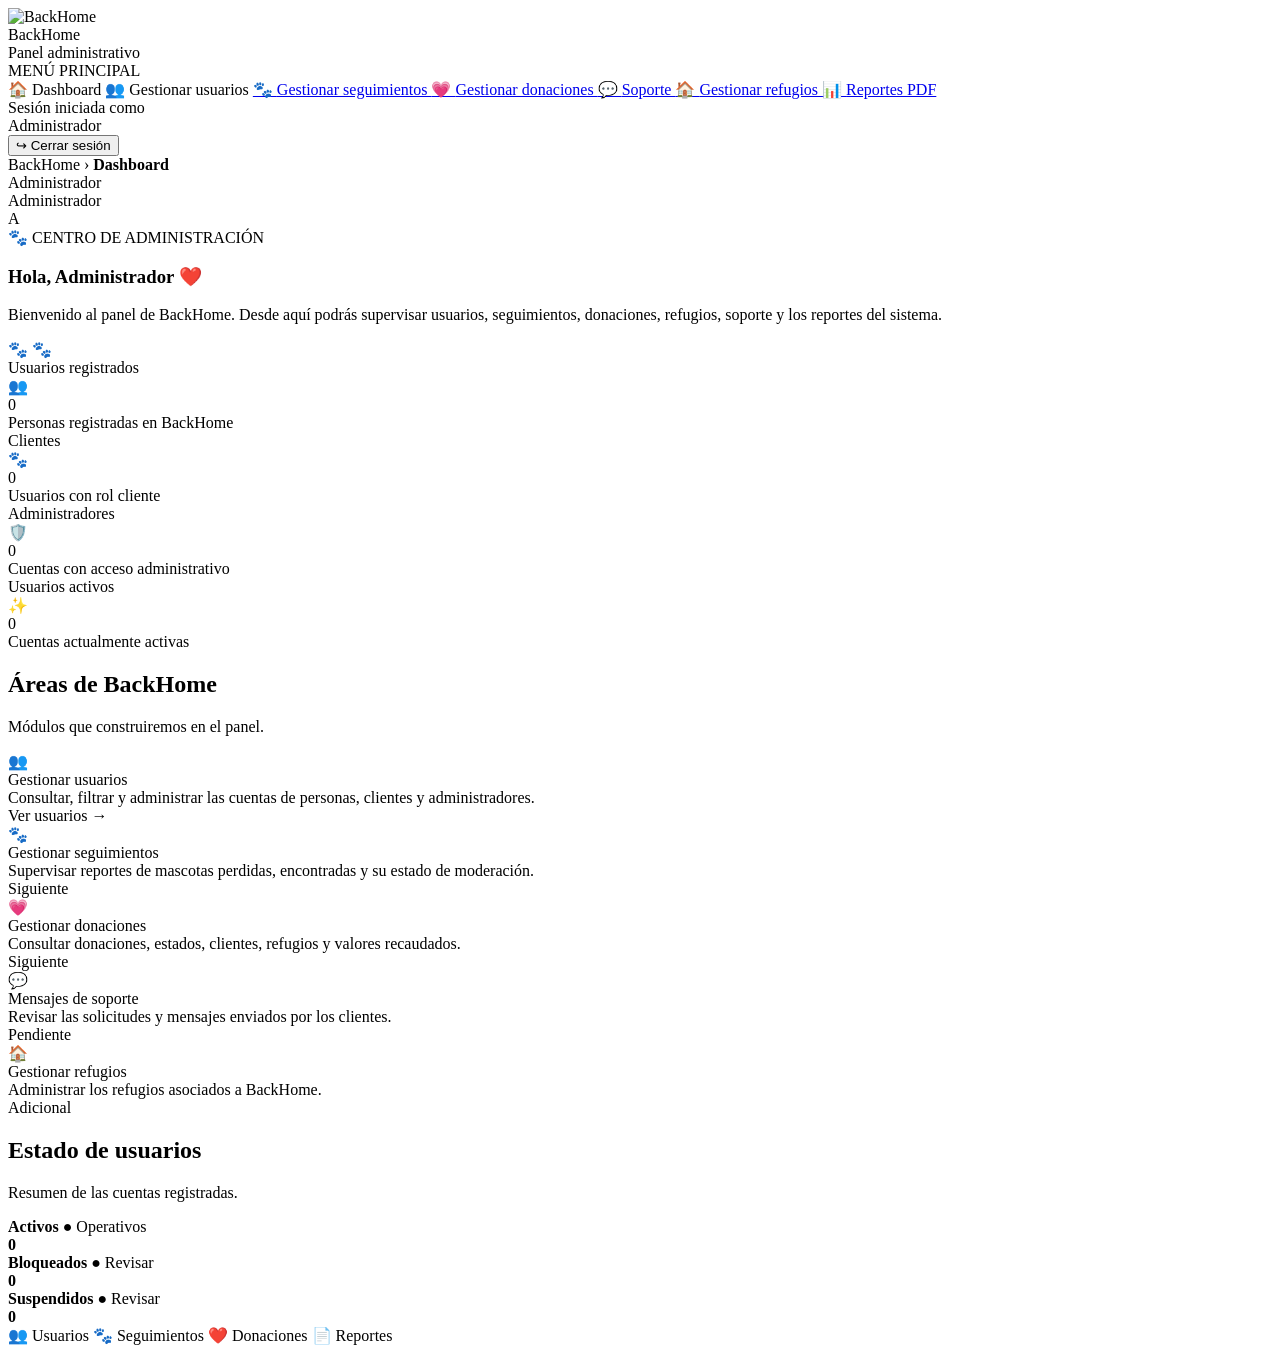
<file: demo/src/main/resources/templates/admin/dashboard.html>
<!DOCTYPE html>
<html lang="es"
      xmlns:th="http://www.thymeleaf.org">

<head>

    <meta charset="UTF-8">

    <meta name="viewport"
          content="width=device-width, initial-scale=1.0">

    <title>Dashboard | BackHome</title>

    <link rel="stylesheet"
          th:href="@{/css/admin/admin.css}">

</head>


<body class="admin-page">


<div class="admin-shell">


    <!-- =====================================================
         SIDEBAR
    ====================================================== -->

    <aside class="admin-sidebar">


        <!-- MARCA -->

        <div>

            <div class="brand">

                <img
                    th:src="@{/images/logo-backhome.png}"
                    alt="BackHome">

                <div>

                    <div class="brand-title">
                        BackHome
                    </div>

                    <span class="brand-subtitle">
                        Panel administrativo
                    </span>

                </div>

            </div>


            <!-- TITULO MENU -->

            <div class="menu-title">
                MENÚ PRINCIPAL
            </div>


            <!-- MENU -->

            <nav class="admin-nav">


                <!-- DASHBOARD -->

                <a
                    th:href="@{/admin/dashboard}"
                    class="active">

                    <span class="nav-icon">
                        🏠
                    </span>

                    <span>
                        Dashboard
                    </span>

                </a>


                <!-- =================================================
                     GESTIONAR USUARIOS
                     AHORA SÍ LLEVA A /admin/usuarios
                ================================================== -->

                <a
                    th:href="@{/admin/usuarios}">

                    <span class="nav-icon">
                        👥
                    </span>

                    <span>
                        Gestionar usuarios
                    </span>

                </a>


                <!-- SEGUIMIENTOS -->

                <a href="#">

                    <span class="nav-icon">
                        🐾
                    </span>

                    <span>
                        Gestionar seguimientos
                    </span>

                </a>


                <!-- DONACIONES -->

                <a href="#">

                    <span class="nav-icon">
                        💗
                    </span>

                    <span>
                        Gestionar donaciones
                    </span>

                </a>


                <!-- SOPORTE -->

                <a href="#">

                    <span class="nav-icon">
                        💬
                    </span>

                    <span>
                        Soporte
                    </span>

                </a>


                <!-- REFUGIOS -->

                <a href="#">

                    <span class="nav-icon">
                        🏠
                    </span>

                    <span>
                        Gestionar refugios
                    </span>

                </a>


                <!-- REPORTES -->

                <a href="#">

                    <span class="nav-icon">
                        📊
                    </span>

                    <span>
                        Reportes PDF
                    </span>

                </a>


            </nav>

        </div>



        <!-- =====================================================
             PARTE INFERIOR SIDEBAR
        ====================================================== -->

        <div class="sidebar-bottom">


            <div class="admin-mini-card">

                <div class="admin-mini-label">
                    Sesión iniciada como
                </div>

                <div
                    class="admin-mini-name"
                    th:text="${nombreAdministrador != null ? nombreAdministrador : 'Administrador'}">

                    Administrador

                </div>

            </div>


            <!-- CERRAR SESIÓN -->

            <form
                th:action="@{/logout}"
                method="post">

                <button
                    class="logout-btn"
                    type="submit">

                    <span class="nav-icon">
                        ↪
                    </span>

                    <span>
                        Cerrar sesión
                    </span>

                </button>

            </form>


        </div>


    </aside>



    <!-- =====================================================
         CONTENIDO PRINCIPAL
    ====================================================== -->

    <main class="admin-main">


        <!-- =================================================
             TOPBAR
        ================================================== -->

        <header class="admin-topbar">


            <div class="breadcrumb">

                BackHome

                <span>
                    ›
                </span>

                <strong>
                    Dashboard
                </strong>

            </div>


            <div class="top-user">


                <div class="top-user-text">

                    <div
                        class="top-user-name"
                        th:text="${nombreAdministrador != null ? nombreAdministrador : 'Administrador'}">

                        Administrador

                    </div>

                    <div class="top-user-role">
                        Administrador
                    </div>

                </div>


                <div class="avatar">

                    <span
                        th:text="${nombreAdministrador != null and !nombreAdministrador.isEmpty()
                                  ? #strings.substring(nombreAdministrador,0,1).toUpperCase()
                                  : 'A'}">

                        A

                    </span>

                </div>


            </div>


        </header>



        <!-- =================================================
             DASHBOARD
        ================================================== -->

        <section class="dashboard">


            <!-- =================================================
                 BIENVENIDA
            ================================================== -->

            <section class="welcome-card">


                <div class="welcome-content">


                    <div class="welcome-kicker">

                        🐾 CENTRO DE ADMINISTRACIÓN

                    </div>


                    <h1>

                        Hola,

                        <span
                            th:text="${nombreAdministrador != null ? nombreAdministrador : 'Administrador'}">

                            Administrador

                        </span>

                        ❤️

                    </h1>


                    <p>

                        Bienvenido al panel de BackHome.
                        Desde aquí podrás supervisar usuarios,
                        seguimientos, donaciones, refugios,
                        soporte y los reportes del sistema.

                    </p>


                </div>


                <div class="welcome-decoration">

                    🐾
                    🐾

                </div>


            </section>



            <!-- =================================================
                 ESTADISTICAS
            ================================================== -->

            <section class="stats-grid">


                <!-- USUARIOS -->

                <div class="stat-card">


                    <div class="stat-card-top">

                        <div class="stat-title">
                            Usuarios registrados
                        </div>

                        <div class="stat-icon">
                            👥
                        </div>

                    </div>


                    <div
                        class="stat-number"
                        th:text="${totalUsuarios}">

                        0

                    </div>


                    <div class="stat-description">

                        Personas registradas en BackHome

                    </div>


                </div>



                <!-- CLIENTES -->

                <div class="stat-card">


                    <div class="stat-card-top">

                        <div class="stat-title">
                            Clientes
                        </div>

                        <div class="stat-icon">
                            🐾
                        </div>

                    </div>


                    <div
                        class="stat-number"
                        th:text="${totalClientes}">

                        0

                    </div>


                    <div class="stat-description">

                        Usuarios con rol cliente

                    </div>


                </div>



                <!-- ADMINISTRADORES -->

                <div class="stat-card">


                    <div class="stat-card-top">

                        <div class="stat-title">
                            Administradores
                        </div>

                        <div class="stat-icon">
                            🛡️
                        </div>

                    </div>


                    <div
                        class="stat-number"
                        th:text="${totalAdministradores}">

                        0

                    </div>


                    <div class="stat-description">

                        Cuentas con acceso administrativo

                    </div>


                </div>



                <!-- ACTIVOS -->

                <div class="stat-card">


                    <div class="stat-card-top">

                        <div class="stat-title">
                            Usuarios activos
                        </div>

                        <div class="stat-icon">
                            ✨
                        </div>

                    </div>


                    <div
                        class="stat-number"
                        th:text="${totalActivos}">

                        0

                    </div>


                    <div class="stat-description">

                        Cuentas actualmente activas

                    </div>


                </div>


            </section>



            <!-- =================================================
                 DOS COLUMNAS
            ================================================== -->

            <div class="dashboard-columns">


                <!-- =================================================
                     AREAS DE BACKHOME
                ================================================== -->

                <section class="dashboard-card">


                    <div class="section-header">

                        <div>

                            <h2>
                                Áreas de BackHome
                            </h2>

                            <p>
                                Módulos que construiremos en el panel.
                            </p>

                        </div>

                    </div>



                    <div class="modules-list">


                        <!-- =================================================
                             GESTIONAR USUARIOS
                             ESTE AHORA ES UN ENLACE
                        ================================================== -->

                        <a
                            class="module-item"
                            th:href="@{/admin/usuarios}"
                            style="text-decoration: none; color: inherit; cursor: pointer;">


                            <div class="module-icon">
                                👥
                            </div>


                            <div class="module-info">


                                <div class="module-title">
                                    Gestionar usuarios
                                </div>


                                <div class="module-desc">

                                    Consultar, filtrar y administrar
                                    las cuentas de personas,
                                    clientes y administradores.

                                </div>


                            </div>


                            <span class="module-status">
                                Ver usuarios →
                            </span>


                        </a>



                        <!-- =================================================
                             SEGUIMIENTOS
                        ================================================== -->

                        <a
                            class="module-item"
                            href="#"
                            style="text-decoration: none; color: inherit;">


                            <div class="module-icon">
                                🐾
                            </div>


                            <div class="module-info">


                                <div class="module-title">
                                    Gestionar seguimientos
                                </div>


                                <div class="module-desc">

                                    Supervisar reportes de mascotas
                                    perdidas, encontradas y su
                                    estado de moderación.

                                </div>


                            </div>


                            <span class="module-status">
                                Siguiente
                            </span>


                        </a>



                        <!-- =================================================
                             DONACIONES
                        ================================================== -->

                        <a
                            class="module-item"
                            href="#"
                            style="text-decoration: none; color: inherit;">


                            <div class="module-icon">
                                💗
                            </div>


                            <div class="module-info">


                                <div class="module-title">
                                    Gestionar donaciones
                                </div>


                                <div class="module-desc">

                                    Consultar donaciones, estados,
                                    clientes, refugios y valores
                                    recaudados.

                                </div>


                            </div>


                            <span class="module-status">
                                Siguiente
                            </span>


                        </a>



                        <!-- =================================================
                             SOPORTE
                        ================================================== -->

                        <a
                            class="module-item"
                            href="#"
                            style="text-decoration: none; color: inherit;">


                            <div class="module-icon">
                                💬
                            </div>


                            <div class="module-info">


                                <div class="module-title">
                                    Mensajes de soporte
                                </div>


                                <div class="module-desc">

                                    Revisar las solicitudes y mensajes
                                    enviados por los clientes.

                                </div>


                            </div>


                            <span class="module-status">
                                Pendiente
                            </span>


                        </a>



                        <!-- =================================================
                             REFUGIOS
                        ================================================== -->

                        <a
                            class="module-item"
                            href="#"
                            style="text-decoration: none; color: inherit;">


                            <div class="module-icon">
                                🏠
                            </div>


                            <div class="module-info">


                                <div class="module-title">
                                    Gestionar refugios
                                </div>


                                <div class="module-desc">

                                    Administrar los refugios asociados
                                    a BackHome.

                                </div>


                            </div>


                            <span class="module-status">
                                Adicional
                            </span>


                        </a>



                    </div>


                </section>



                <!-- =================================================
                     ESTADO DE USUARIOS
                ================================================== -->

                <section class="dashboard-card">


                    <div class="section-header">

                        <div>

                            <h2>
                                Estado de usuarios
                            </h2>

                            <p>
                                Resumen de las cuentas registradas.
                            </p>

                        </div>

                    </div>



                    <!-- ACTIVOS -->

                    <div class="status-row">


                        <div>

                            <strong>
                                Activos
                            </strong>


                            <span class="status-label active-status">
                                ● Operativos
                            </span>

                        </div>


                        <strong
                            th:text="${totalActivos}">

                            0

                        </strong>


                    </div>



                    <!-- BLOQUEADOS -->

                    <div class="status-row">


                        <div>

                            <strong>
                                Bloqueados
                            </strong>


                            <span class="status-label review-status">
                                ● Revisar
                            </span>

                        </div>


                        <strong
                            th:text="${totalBloqueados}">

                            0

                        </strong>


                    </div>



                    <!-- SUSPENDIDOS -->

                    <div class="status-row">


                        <div>

                            <strong>
                                Suspendidos
                            </strong>


                            <span class="status-label review-status">
                                ● Revisar
                            </span>

                        </div>


                        <strong
                            th:text="${totalSuspendidos}">

                            0

                        </strong>


                    </div>



                    <!-- =================================================
                         ATAJOS
                    ================================================== -->

                    <div class="quick-grid">


                        <!-- USUARIOS -->

                        <a
                            th:href="@{/admin/usuarios}"
                            class="quick-button"
                            style="text-decoration: none; color: inherit;">

                            👥

                            <span>
                                Usuarios
                            </span>

                        </a>


                        <!-- SEGUIMIENTOS -->

                        <a
                            href="#"
                            class="quick-button"
                            style="text-decoration: none; color: inherit;">

                            🐾

                            <span>
                                Seguimientos
                            </span>

                        </a>


                        <!-- DONACIONES -->

                        <a
                            href="#"
                            class="quick-button"
                            style="text-decoration: none; color: inherit;">

                            ❤️

                            <span>
                                Donaciones
                            </span>

                        </a>


                        <!-- REPORTES -->

                        <a
                            href="#"
                            class="quick-button"
                            style="text-decoration: none; color: inherit;">

                            📄

                            <span>
                                Reportes
                            </span>

                        </a>


                    </div>


                </section>


            </div>


        </section>


    </main>


</div>


</body>

</html>
</file>
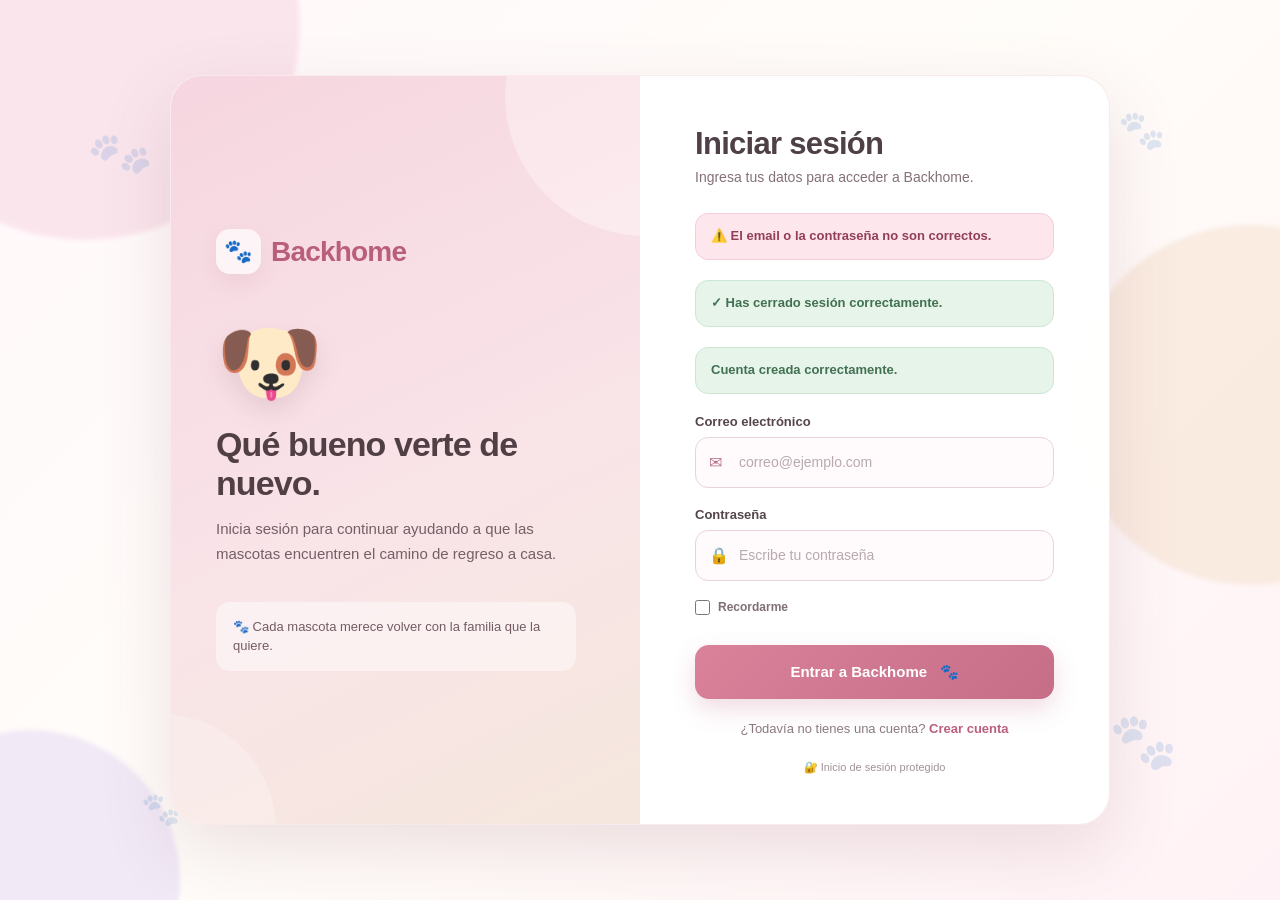
<file: demo/src/main/resources/templates/auth/login.html>
<!DOCTYPE html>

<html
    lang="es"
    xmlns:th="http://www.thymeleaf.org">

<head>

    <meta charset="UTF-8">

    <meta
        name="viewport"
        content="width=device-width, initial-scale=1.0">

    <title>
        Iniciar sesión | Backhome
    </title>


    <style>

        /* =====================================================
           RESET
        ===================================================== */

        * {
            box-sizing: border-box;
        }


        html {
            scroll-behavior: smooth;
        }


        body {

            margin: 0;

            min-height: 100vh;

            font-family:
                "Segoe UI",
                Arial,
                sans-serif;

            color: #493d42;

            background:
                linear-gradient(
                    135deg,
                    #fff8fb 0%,
                    #fffdf9 48%,
                    #fff2f6 100%
                );

            overflow-x: hidden;
        }


        /* =====================================================
           FONDO
        ===================================================== */

        .background {

            position: fixed;

            inset: 0;

            overflow: hidden;

            pointer-events: none;

            z-index: 0;
        }


        .blob {

            position: absolute;

            border-radius: 50%;

            filter: blur(2px);

            opacity: .65;
        }


        .blob.one {

            width: 430px;

            height: 430px;

            top: -190px;

            left: -130px;

            background: #f8dbe5;
        }


        .blob.two {

            width: 360px;

            height: 360px;

            right: -150px;

            top: 25%;

            background: #f7e5d5;
        }


        .blob.three {

            width: 300px;

            height: 300px;

            left: -120px;

            bottom: -130px;

            background: #eadff4;
        }


        /* =====================================================
           HUELLITAS
        ===================================================== */

        .paw {

            position: absolute;

            color:
                rgba(
                    207,
                    111,
                    140,
                    .14
                );

            font-size: 48px;

            user-select: none;

            animation:
                floating 6s ease-in-out infinite;
        }


        .paw.one {

            top: 14%;

            left: 7%;

            transform:
                rotate(-20deg);
        }


        .paw.two {

            top: 12%;

            right: 9%;

            font-size: 38px;

            animation-delay: 1.5s;
        }


        .paw.three {

            bottom: 14%;

            right: 8%;

            font-size: 55px;

            animation-delay: 2.5s;
        }


        .paw.four {

            bottom: 8%;

            left: 11%;

            font-size: 32px;

            animation-delay: 3.5s;
        }


        @keyframes floating {

            0%,
            100% {

                transform:
                    translateY(0)
                    rotate(-15deg);
            }


            50% {

                transform:
                    translateY(-12px)
                    rotate(-8deg);
            }
        }


        /* =====================================================
           CONTENEDOR
        ===================================================== */

        .page {

            position: relative;

            z-index: 1;

            min-height: 100vh;

            display: flex;

            justify-content: center;

            align-items: center;

            padding:
                25px 18px;
        }


        /* =====================================================
           TARJETA
        ===================================================== */

        .login-card {

            width: 100%;

            max-width: 940px;

            min-height: 560px;

            display: grid;

            grid-template-columns:
                1fr 1fr;

            overflow: hidden;

            border-radius: 32px;

            background:
                rgba(
                    255,
                    255,
                    255,
                    .96
                );

            border:
                1px solid
                rgba(
                    213,
                    137,
                    160,
                    .18
                );

            box-shadow:
                0 25px 70px
                rgba(
                    139,
                    79,
                    99,
                    .16
                );

            backdrop-filter:
                blur(8px);
        }


        /* =====================================================
           PANEL IZQUIERDO
        ===================================================== */

        .welcome {

            position: relative;

            display: flex;

            flex-direction: column;

            justify-content: center;

            padding:
                50px 45px;

            overflow: hidden;

            background:
                linear-gradient(
                    155deg,
                    #f6d6e0,
                    #f9e4e8 55%,
                    #f5e7dd
                );
        }


        .welcome::before {

            content: "";

            position: absolute;

            width: 280px;

            height: 280px;

            right: -145px;

            top: -120px;

            border-radius: 50%;

            background:
                rgba(
                    255,
                    255,
                    255,
                    .32
                );
        }


        .welcome::after {

            content: "";

            position: absolute;

            width: 230px;

            height: 230px;

            left: -125px;

            bottom: -120px;

            border-radius: 50%;

            background:
                rgba(
                    255,
                    255,
                    255,
                    .22
                );
        }


        /* =====================================================
           MARCA
        ===================================================== */

        .brand {

            position: relative;

            z-index: 2;

            display: flex;

            align-items: center;

            gap: 10px;

            margin-bottom: 45px;

            color: #b95f7b;

            font-size: 28px;

            font-weight: 900;

            letter-spacing: -.8px;
        }


        .brand-icon {

            width: 45px;

            height: 45px;

            display: flex;

            align-items: center;

            justify-content: center;

            border-radius: 14px;

            background:
                rgba(
                    255,
                    255,
                    255,
                    .7
                );

            box-shadow:
                0 8px 20px
                rgba(
                    155,
                    87,
                    108,
                    .10
                );

            font-size: 23px;
        }


        /* =====================================================
           MASCOTA
        ===================================================== */

        .pet {

            position: relative;

            z-index: 2;

            margin-bottom: 20px;

            font-size: 86px;

            line-height: 1;

            filter:
                drop-shadow(
                    0 12px 12px
                    rgba(
                        111,
                        66,
                        81,
                        .12
                    )
                );

            animation:
                petFloat 4s ease-in-out infinite;
        }


        @keyframes petFloat {

            0%,
            100% {

                transform:
                    translateY(0)
                    rotate(0deg);
            }


            50% {

                transform:
                    translateY(-9px)
                    rotate(-2deg);
            }
        }


        /* =====================================================
           TEXTO
        ===================================================== */

        .welcome h1 {

            position: relative;

            z-index: 2;

            margin:
                0 0 14px;

            color: #513f46;

            font-size: 34px;

            line-height: 1.12;

            letter-spacing: -.9px;
        }


        .welcome p {

            position: relative;

            z-index: 2;

            max-width: 350px;

            margin: 0;

            color: #755f67;

            font-size: 15px;

            line-height: 1.7;
        }


        /* =====================================================
           FRASE
        ===================================================== */

        .quote {

            position: relative;

            z-index: 2;

            margin-top: 35px;

            padding:
                15px 17px;

            max-width: 360px;

            border-radius: 14px;

            background:
                rgba(
                    255,
                    255,
                    255,
                    .46
                );

            color: #735c65;

            font-size: 13px;

            line-height: 1.5;
        }


        /* =====================================================
           PANEL DERECHO
        ===================================================== */

        .login-area {

            display: flex;

            flex-direction: column;

            justify-content: center;

            align-items: stretch;

            padding:
                50px 55px;

            min-width: 0;

            overflow: visible;
        }


        /* =====================================================
           TITULO
        ===================================================== */

        .login-title {

            margin-bottom: 28px;
        }


        .login-title h2 {

            margin:
                0 0 7px;

            color: #4e4046;

            font-size: 31px;

            letter-spacing: -.7px;
        }


        .login-title p {

            margin: 0;

            color: #837177;

            font-size: 14px;
        }


        /* =====================================================
           ALERTAS
        ===================================================== */

        .alert {

            padding:
                13px 15px;

            margin-bottom: 20px;

            border-radius: 13px;

            font-size: 13px;

            font-weight: 700;

            line-height: 1.45;
        }


        .alert-error {

            color: #923e57;

            background: #fde6ec;

            border:
                1px solid
                #f6ccd8;
        }


        .alert-success {

            color: #427052;

            background: #e6f4e9;

            border:
                1px solid
                #cbe6d2;
        }


        /* =====================================================
           FORMULARIO
        ===================================================== */

        form {

            width: 100%;

            display: block;

            visibility: visible;

            opacity: 1;
        }


        /* =====================================================
           CAMPOS
        ===================================================== */

        .field {

            width: 100%;

            margin-bottom: 19px;
        }


        label {

            display: block;

            margin-bottom: 8px;

            color: #55454c;

            font-size: 13px;

            font-weight: 800;
        }


        .input-wrapper {

            position: relative;

            width: 100%;
        }


        .input-icon {

            position: absolute;

            left: 14px;

            top: 50%;

            transform:
                translateY(-50%);

            color: #bc7189;

            font-size: 16px;

            pointer-events: none;

            z-index: 2;
        }


        input {

            width: 100%;

            height: 51px;

            padding:
                0 14px 0 43px;

            border:
                1px solid
                #e9d3da;

            border-radius: 13px;

            outline: none;

            background:
                #fffafb;

            color: #4d4146;

            font-family: inherit;

            font-size: 14px;

            transition:
                border-color .18s ease,
                box-shadow .18s ease,
                background .18s ease;
        }


        input:hover {

            border-color:
                #dba4b5;
        }


        input:focus {

            border-color:
                #ce7692;

            background:
                white;

            box-shadow:
                0 0 0 3px
                rgba(
                    217,
                    130,
                    154,
                    .12
                );
        }


        input::placeholder {

            color: #b7aab0;
        }


        /* =====================================================
           RECORDAR
        ===================================================== */

        .options {

            display: flex;

            justify-content:
                space-between;

            align-items: center;

            margin:
                3px 0 22px;
        }


        .remember {

            display: flex;

            align-items: center;

            gap: 8px;

            color: #806f75;

            font-size: 12px;

            cursor: pointer;
        }


        .remember input {

            width: 15px;

            height: 15px;

            margin: 0;

            padding: 0;

            accent-color:
                #c9708b;
        }


        /* =====================================================
           BOTÓN
        ===================================================== */

        .submit {

            width: 100%;

            height: 54px;

            border: 0;

            border-radius: 14px;

            background:
                linear-gradient(
                    135deg,
                    #d9829a,
                    #c66d88
                );

            color: white;

            font-family: inherit;

            font-size: 15px;

            font-weight: 900;

            cursor: pointer;

            box-shadow:
                0 10px 24px
                rgba(
                    190,
                    102,
                    130,
                    .23
                );

            transition:
                transform .2s ease,
                box-shadow .2s ease;
        }


        .submit:hover {

            transform:
                translateY(-2px);

            box-shadow:
                0 14px 28px
                rgba(
                    190,
                    102,
                    130,
                    .28
                );
        }


        .submit:active {

            transform:
                translateY(0);
        }


        /* =====================================================
           REGISTRO
        ===================================================== */

        .register {

            margin-top: 22px;

            text-align: center;

            color: #8a7a80;

            font-size: 13px;
        }


        .register a {

            color: #bb607c;

            font-weight: 900;

            text-decoration: none;
        }


        .register a:hover {

            text-decoration: underline;
        }


        /* =====================================================
           SEGURIDAD
        ===================================================== */

        .security {

            display: flex;

            justify-content: center;

            align-items: center;

            gap: 7px;

            margin-top: 25px;

            color: #a09297;

            font-size: 11px;
        }


        /* =====================================================
           RESPONSIVE
        ===================================================== */

        @media (max-width: 800px) {

            .login-card {

                grid-template-columns:
                    1fr;

                max-width: 500px;

                min-height: auto;
            }


            .welcome {

                padding: 32px;

                min-height: 300px;
            }


            .brand {

                margin-bottom: 25px;
            }


            .pet {

                font-size: 62px;

                margin-bottom: 13px;
            }


            .welcome h1 {

                font-size: 27px;
            }


            .quote {

                margin-top: 20px;
            }


            .login-area {

                padding:
                    35px 30px 38px;
            }

        }


        @media (max-width: 500px) {

            .page {

                padding: 14px;
            }


            .login-card {

                border-radius: 23px;
            }


            .welcome {

                padding:
                    27px 23px;
            }


            .login-area {

                padding:
                    30px 21px;
            }


            .login-title h2 {

                font-size: 27px;
            }


            .options {

                align-items:
                    flex-start;

                gap: 10px;

                flex-direction:
                    column;
            }

        }

    </style>

</head>


<body>


    <!-- =====================================================
         FONDO
    ====================================================== -->

    <div class="background">

        <div class="blob one"></div>

        <div class="blob two"></div>

        <div class="blob three"></div>


        <span class="paw one">
            🐾
        </span>


        <span class="paw two">
            🐾
        </span>


        <span class="paw three">
            🐾
        </span>


        <span class="paw four">
            🐾
        </span>

    </div>


    <!-- =====================================================
         CONTENEDOR
    ====================================================== -->

    <div class="page">


        <main class="login-card">


            <!-- =================================================
                 PANEL IZQUIERDO
            ================================================== -->

            <section class="welcome">


                <div class="brand">

                    <span class="brand-icon">
                        🐾
                    </span>

                    Backhome

                </div>


                <div class="pet">
                    🐶
                </div>


                <h1>

                    Qué bueno
                    verte de nuevo.

                </h1>


                <p>

                    Inicia sesión para continuar ayudando
                    a que las mascotas encuentren el camino
                    de regreso a casa.

                </p>


                <div class="quote">

                    🐾 Cada mascota merece volver
                    con la familia que la quiere.

                </div>


            </section>


            <!-- =================================================
                 PANEL LOGIN
            ================================================== -->

            <section class="login-area">


                <div class="login-title">

                    <h2>
                        Iniciar sesión
                    </h2>

                    <p>
                        Ingresa tus datos para acceder a Backhome.
                    </p>

                </div>


                <!-- =================================================
                     ERROR LOGIN
                ================================================== -->

                <div
                    th:if="${param.error}"
                    class="alert alert-error">

                    ⚠️

                    El email o la contraseña
                    no son correctos.

                </div>


                <!-- =================================================
                     LOGOUT
                ================================================== -->

                <div
                    th:if="${param.logout}"
                    class="alert alert-success">

                    ✓

                    Has cerrado sesión correctamente.

                </div>


                <!-- =================================================
                     REGISTRO EXITOSO
                ================================================== -->

                <div
                    th:if="${success}"
                    class="alert alert-success"
                    th:text="${success}">

                    Cuenta creada correctamente.

                </div>


                <!-- =================================================
                     FORMULARIO
                     
                     IMPORTANTE:
                     NO usar th:action aquí.
                     NO agregar token CSRF.
                ================================================== -->

                <form
                    action="/login"
                    method="post"
                    autocomplete="on">


                    <!-- =================================================
                         EMAIL
                    ================================================== -->

                    <div class="field">

                        <label for="email">

                            Correo electrónico

                        </label>


                        <div class="input-wrapper">

                            <span class="input-icon">
                                ✉
                            </span>


                            <input
                                type="email"
                                id="email"
                                name="email"
                                maxlength="150"
                                autocomplete="email"
                                placeholder="correo@ejemplo.com"
                                required>

                        </div>

                    </div>


                    <!-- =================================================
                         CONTRASEÑA
                    ================================================== -->

                    <div class="field">

                        <label for="password">

                            Contraseña

                        </label>


                        <div class="input-wrapper">

                            <span class="input-icon">
                                🔒
                            </span>


                            <input
                                type="password"
                                id="password"
                                name="password"
                                autocomplete="current-password"
                                placeholder="Escribe tu contraseña"
                                required>

                        </div>

                    </div>


                    <!-- =================================================
                         RECORDARME
                    ================================================== -->

                    <div class="options">

                        <label class="remember">


                            <input
                                type="checkbox"
                                name="remember-me">


                            Recordarme

                        </label>

                    </div>


                    <!-- =================================================
                         BOTÓN
                    ================================================== -->

                    <button
                        type="submit"
                        class="submit">

                        Entrar a Backhome
                        &nbsp; 🐾

                    </button>


                </form>


                <!-- =================================================
                     REGISTRO
                ================================================== -->

                <div class="register">

                    ¿Todavía no tienes una cuenta?


                    <a th:href="@{/registro}">

                        Crear cuenta

                    </a>

                </div>


                <!-- =================================================
                     SEGURIDAD
                ================================================== -->

                <div class="security">

                    🔐

                    Inicio de sesión protegido

                </div>


            </section>


        </main>


    </div>


</body>

</html>
</file>
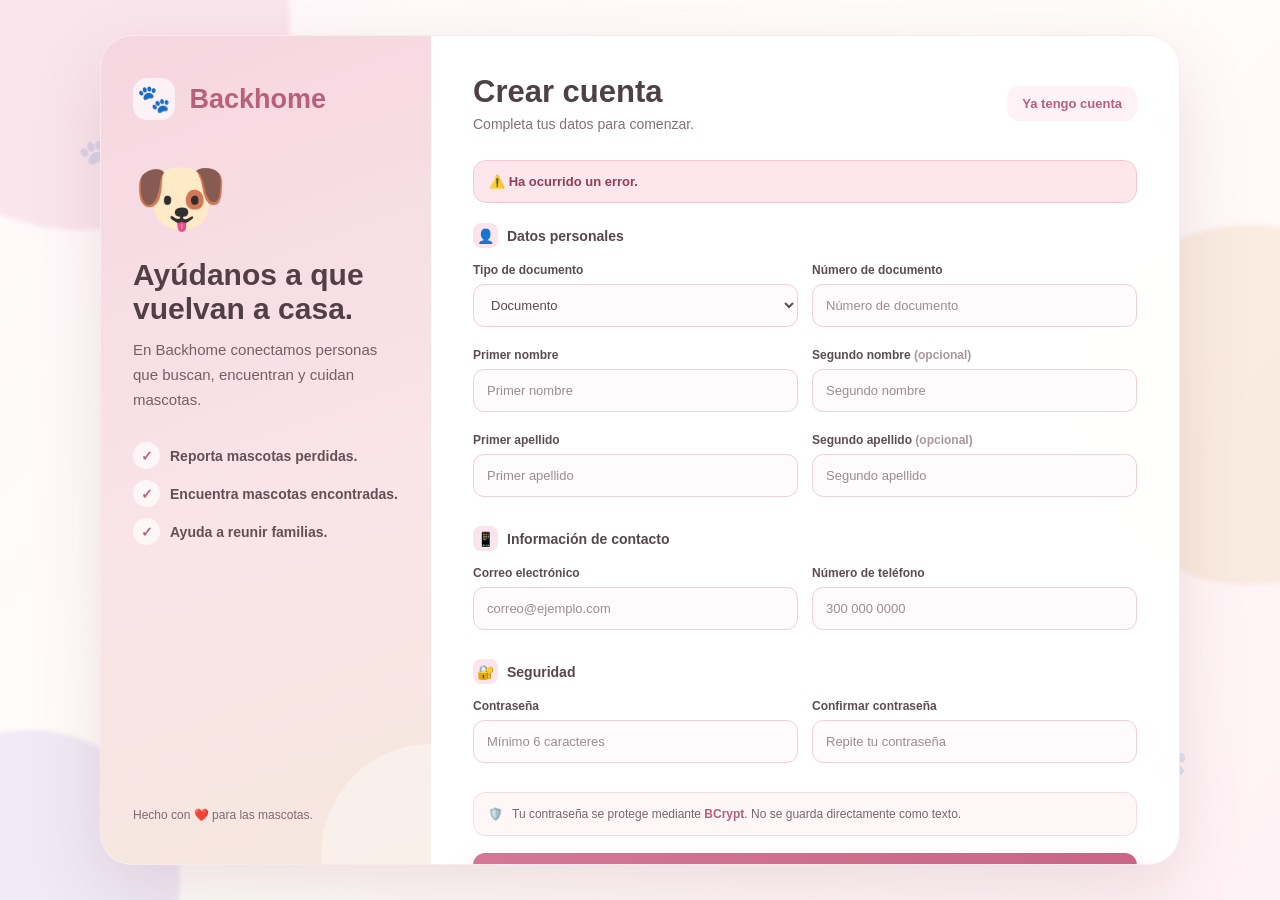
<file: demo/src/main/resources/templates/auth/registro.html>
<!DOCTYPE html>
<html
    lang="es"
    xmlns:th="http://www.thymeleaf.org">

<head>

    <meta charset="UTF-8">

    <meta
        name="viewport"
        content="width=device-width, initial-scale=1.0">

    <title>Crear cuentaaa | Backhome</title>

    <style>

        * {
            box-sizing: border-box;
        }

        html {
            scroll-behavior: smooth;
        }

        body {

            margin: 0;

            min-height: 100vh;

            font-family:
                "Segoe UI",
                Arial,
                sans-serif;

            color: #493d42;

            background:
                linear-gradient(
                    135deg,
                    #fff8fb 0%,
                    #fffdf9 48%,
                    #fff2f6 100%
                );

            overflow-x: hidden;
        }


        /* =====================================================
           FONDO
        ===================================================== */

        .background {

            position: fixed;

            inset: 0;

            overflow: hidden;

            pointer-events: none;

            z-index: 0;
        }


        .blob {

            position: absolute;

            border-radius: 50%;

            filter: blur(2px);

            opacity: .65;
        }


        .blob.one {

            width: 420px;

            height: 420px;

            top: -190px;

            left: -130px;

            background: #f8dbe5;
        }


        .blob.two {

            width: 360px;

            height: 360px;

            right: -150px;

            top: 25%;

            background: #f7e5d5;
        }


        .blob.three {

            width: 300px;

            height: 300px;

            left: -120px;

            bottom: -130px;

            background: #eadff4;
        }


        .paw {

            position: absolute;

            color:
                rgba(
                    207,
                    111,
                    140,
                    .14
                );

            font-size: 48px;

            user-select: none;

            animation:
                floating 6s ease-in-out infinite;
        }


        .paw.one {

            top: 15%;

            left: 6%;
        }


        .paw.two {

            top: 10%;

            right: 8%;

            font-size: 38px;

            animation-delay: 1.5s;
        }


        .paw.three {

            bottom: 13%;

            right: 7%;

            font-size: 55px;

            animation-delay: 2.5s;
        }


        .paw.four {

            bottom: 7%;

            left: 12%;

            font-size: 32px;

            animation-delay: 3.5s;
        }


        @keyframes floating {

            0%,
            100% {

                transform:
                    translateY(0)
                    rotate(-15deg);
            }

            50% {

                transform:
                    translateY(-12px)
                    rotate(-8deg);
            }
        }


        /* =====================================================
           PAGINA
        ===================================================== */

        .page {

            position: relative;

            z-index: 1;

            min-height: 100vh;

            display: flex;

            justify-content: center;

            align-items: center;

            padding: 35px 18px;
        }


        /* =====================================================
           TARJETA
        ===================================================== */

        .card {

            width: 100%;

            max-width: 1080px;

            display: grid;

            grid-template-columns:
                330px
                1fr;

            overflow: hidden;

            border-radius: 32px;

            background:
                rgba(
                    255,
                    255,
                    255,
                    .96
                );

            border:
                1px solid
                rgba(
                    213,
                    137,
                    160,
                    .18
                );

            box-shadow:
                0 25px 70px
                rgba(
                    139,
                    79,
                    99,
                    .16
                );
        }


        /* =====================================================
           PANEL IZQUIERDO
        ===================================================== */

        .side {

            position: relative;

            padding:
                42px 32px;

            display: flex;

            flex-direction: column;

            justify-content:
                space-between;

            overflow: hidden;

            background:
                linear-gradient(
                    160deg,
                    #f6d6e0,
                    #f9e4e8 55%,
                    #f5e7dd
                );
        }


        .side::after {

            content: "";

            position: absolute;

            width: 220px;

            height: 220px;

            right: -110px;

            bottom: -100px;

            border-radius: 50%;

            background:
                rgba(
                    255,
                    255,
                    255,
                    .35
                );
        }


        .brand {

            position: relative;

            z-index: 1;

            font-size: 27px;

            font-weight: 900;

            color: #b95f7b;
        }


        .brand-paw {

            display: inline-flex;

            width: 42px;

            height: 42px;

            align-items: center;

            justify-content: center;

            margin-right: 7px;

            border-radius: 14px;

            background:
                rgba(
                    255,
                    255,
                    255,
                    .65
                );
        }


        .side-content {

            position: relative;

            z-index: 1;

            margin-top: 40px;
        }


        .animal {

            font-size: 76px;

            line-height: 1;

            margin-bottom: 22px;

            animation:
                animalFloat 4s ease-in-out infinite;
        }


        @keyframes animalFloat {

            0%,
            100% {

                transform:
                    translateY(0);
            }

            50% {

                transform:
                    translateY(-8px);
            }
        }


        .side h2 {

            margin:
                0 0 13px;

            font-size: 30px;

            line-height: 1.12;

            color: #513f46;
        }


        .side p {

            margin: 0;

            color: #755f67;

            line-height: 1.65;

            font-size: 15px;
        }


        .benefits {

            display: grid;

            gap: 11px;

            margin-top: 30px;
        }


        .benefit {

            display: flex;

            align-items: center;

            gap: 10px;

            color: #634f57;

            font-size: 14px;

            font-weight: 700;
        }


        .check {

            width: 27px;

            height: 27px;

            flex-shrink: 0;

            display: flex;

            align-items: center;

            justify-content: center;

            border-radius: 50%;

            background:
                rgba(
                    255,
                    255,
                    255,
                    .7
                );

            color: #bd637e;

            font-weight: 900;
        }


        .side-footer {

            position: relative;

            z-index: 1;

            margin-top: 35px;

            color: #806972;

            font-size: 12px;
        }


        /* =====================================================
           CONTENIDO
        ===================================================== */

        .content {

            padding:
                38px 42px 42px;

            max-height: 92vh;

            overflow-y: auto;
        }


        .top {

            display: flex;

            justify-content:
                space-between;

            align-items: center;

            gap: 20px;

            margin-bottom: 28px;
        }


        .title h1 {

            margin:
                0 0 6px;

            font-size: 31px;

            color: #4e4046;
        }


        .title p {

            margin: 0;

            color: #837177;

            font-size: 14px;
        }


        .login-link {

            flex-shrink: 0;

            padding:
                10px 15px;

            border-radius: 12px;

            color: #b85f7a;

            background: #fff2f6;

            text-decoration: none;

            font-size: 13px;

            font-weight: 800;

            transition: .25s;
        }


        .login-link:hover {

            background: #f8dce6;

            transform:
                translateY(-2px);
        }


        /* =====================================================
           ALERTA
        ===================================================== */

        .alert {

            padding:
                13px 15px;

            margin-bottom: 20px;

            border-radius: 13px;

            font-size: 13px;

            font-weight: 700;
        }


        .alert-error {

            color: #923e57;

            background: #fde6ec;

            border:
                1px solid
                #f3c8d4;
        }


        /* =====================================================
           SECCIONES
        ===================================================== */

        .section {

            margin-bottom: 24px;
        }


        .section-title {

            display: flex;

            align-items: center;

            gap: 9px;

            margin-bottom: 15px;

            color: #57464c;

            font-size: 14px;

            font-weight: 900;
        }


        .section-icon {

            width: 25px;

            height: 25px;

            display: inline-flex;

            align-items: center;

            justify-content: center;

            border-radius: 8px;

            background: #f9e5eb;
        }


        .grid {

            display: grid;

            grid-template-columns:
                1fr
                1fr;

            gap:
                16px 14px;
        }


        .field {

            min-width: 0;
        }


        .field label {

            display: block;

            margin-bottom: 7px;

            color: #5d4d53;

            font-size: 12px;

            font-weight: 800;
        }


        .optional {

            color: #a9969d;

            font-weight: 600;
        }


        .field input,
        .field select {

            width: 100%;

            height: 43px;

            padding:
                0 13px;

            border:
                1px solid
                #ead2db;

            border-radius: 11px;

            outline: none;

            background: #fffafb;

            color: #594b50;

            font-family:
                inherit;

            font-size: 13px;

            transition:
                .25s;
        }


        .field input::placeholder {

            color: #9b8d92;
        }


        .field input:focus,
        .field select:focus {

            border-color:
                #d77d9b;

            background:
                #ffffff;

            box-shadow:
                0 0 0 3px
                rgba(
                    215,
                    125,
                    155,
                    .12
                );
        }


        .field-error {

            margin-top: 5px;

            color: #c34f70;

            font-size: 11px;

            font-weight: 700;
        }


        /* =====================================================
           AVISO
        ===================================================== */

        .tip {

            display: flex;

            align-items: flex-start;

            gap: 9px;

            margin-top: 5px;

            padding:
                12px 14px;

            border-radius: 12px;

            color: #79666e;

            background:
                #fff6f8;

            border:
                1px solid
                #f1dce3;

            font-size: 12px;

            line-height: 1.5;
        }


        .tip strong {

            color: #b55e78;
        }


        /* =====================================================
           BOTON
        ===================================================== */

        .submit {

            width: 100%;

            height: 47px;

            margin-top: 17px;

            border: none;

            border-radius: 12px;

            background:
                linear-gradient(
                    135deg,
                    #d47796,
                    #c96385
                );

            color: white;

            font-family:
                inherit;

            font-size: 14px;

            font-weight: 900;

            cursor: pointer;

            box-shadow:
                0 10px 24px
                rgba(
                    201,
                    99,
                    133,
                    .22
                );

            transition:
                .25s;
        }


        .submit:hover {

            transform:
                translateY(-2px);

            box-shadow:
                0 14px 30px
                rgba(
                    201,
                    99,
                    133,
                    .30
                );
        }


        .submit:active {

            transform:
                translateY(0);
        }


        /* =====================================================
           TEXTO INFERIOR
        ===================================================== */

        .bottom-text {

            margin:
                18px 0 0;

            text-align: center;

            color: #8b7b82;

            font-size: 13px;
        }


        .bottom-text a {

            color: #b85f7a;

            font-weight: 900;

            text-decoration: none;
        }


        .bottom-text a:hover {

            text-decoration: underline;
        }


        /* =====================================================
           RESPONSIVE
        ===================================================== */

        @media (max-width: 850px) {

            .card {

                grid-template-columns:
                    1fr;
            }


            .side {

                display: none;
            }


            .content {

                max-height: none;

                overflow-y: visible;
            }
        }


        @media (max-width: 600px) {

            .page {

                padding:
                    20px 12px;
            }


            .content {

                padding:
                    28px 22px 30px;
            }


            .top {

                align-items:
                    flex-start;

                flex-direction:
                    column;
            }


            .grid {

                grid-template-columns:
                    1fr;
            }


            .login-link {

                align-self:
                    flex-start;
            }
        }

    </style>

</head>


<body>


    <!-- =====================================================
         FONDO
    ===================================================== -->

    <div class="background">

        <div class="blob one"></div>

        <div class="blob two"></div>

        <div class="blob three"></div>


        <div class="paw one">
            🐾
        </div>

        <div class="paw two">
            🐾
        </div>

        <div class="paw three">
            🐾
        </div>

        <div class="paw four">
            🐾
        </div>

    </div>



    <!-- =====================================================
         PAGINA
    ===================================================== -->

    <main class="page">


        <div class="card">


            <!-- =================================================
                 PANEL IZQUIERDO
            ================================================== -->

            <aside class="side">


                <div>


                    <div class="brand">

                        <span class="brand-paw">
                            🐾
                        </span>

                        Backhome

                    </div>


                    <div class="side-content">


                        <div class="animal">
                            🐶
                        </div>


                        <h2>

                            Ayúdanos a que
                            vuelvan a casa.

                        </h2>


                        <p>

                            En Backhome conectamos personas que
                            buscan, encuentran y cuidan mascotas.

                        </p>


                        <div class="benefits">


                            <div class="benefit">

                                <span class="check">
                                    ✓
                                </span>

                                Reporta mascotas perdidas.

                            </div>


                            <div class="benefit">

                                <span class="check">
                                    ✓
                                </span>

                                Encuentra mascotas encontradas.

                            </div>


                            <div class="benefit">

                                <span class="check">
                                    ✓
                                </span>

                                Ayuda a reunir familias.

                            </div>


                        </div>


                    </div>

                </div>


                <div class="side-footer">

                    Hecho con ❤️ para las mascotas.

                </div>


            </aside>



            <!-- =================================================
                 FORMULARIO
            ================================================== -->

            <section class="content">


                <div class="top">


                    <div class="title">

                        <h1>
                            Crear cuenta
                        </h1>

                        <p>
                            Completa tus datos para comenzar.
                        </p>

                    </div>


                    <a
                        href="/login"
                        class="login-link">

                        Ya tengo cuenta

                    </a>


                </div>



                <!-- ERROR GENERAL -->

                <div
                    th:if="${error}"
                    class="alert alert-error">

                    ⚠️

                    <span
                        th:text="${error}">
                        Ha ocurrido un error.
                    </span>

                </div>



                <!-- =================================================
                     FORMULARIO
                ================================================== -->

                <form
                    action="/registro"
                    method="post"
                    th:object="${registroForm}"
                    autocomplete="on">


                    <!-- =================================================
                         DATOS PERSONALES
                    ================================================== -->

                    <div class="section">


                        <div class="section-title">

                            <span class="section-icon">
                                👤
                            </span>

                            Datos personales

                        </div>


                        <div class="grid">


                            <!-- TIPO DOCUMENTO -->

                            <div class="field">

                                <label
                                    for="tipoDocumentoId">

                                    Tipo de documento

                                </label>


                                <select
                                    id="tipoDocumentoId"
                                    th:field="*{tipoDocumentoId}"
                                    required>

                                    <option
                                        value=""
                                        disabled>

                                        Selecciona una opción

                                    </option>


                                    <option
                                        th:each="tipo : ${tiposDocumento}"
                                        th:value="${tipo.idTDoc}"
                                        th:text="${tipo.nDoc}">

                                        Documento

                                    </option>

                                </select>


                                <div
                                    class="field-error"
                                    th:if="${#fields.hasErrors('tipoDocumentoId')}"
                                    th:errors="*{tipoDocumentoId}">
                                </div>

                            </div>



                            <!-- NUMERO DOCUMENTO -->

                            <div class="field">

                                <label
                                    for="numeroDocumento">

                                    Número de documento

                                </label>


                                <input
                                    id="numeroDocumento"
                                    type="text"
                                    th:field="*{numeroDocumento}"
                                    maxlength="20"
                                    placeholder="Número de documento"
                                    required>


                                <div
                                    class="field-error"
                                    th:if="${#fields.hasErrors('numeroDocumento')}"
                                    th:errors="*{numeroDocumento}">
                                </div>

                            </div>



                            <!-- PRIMER NOMBRE -->

                            <div class="field">

                                <label
                                    for="primerNombre">

                                    Primer nombre

                                </label>


                                <input
                                    id="primerNombre"
                                    type="text"
                                    th:field="*{primerNombre}"
                                    maxlength="100"
                                    placeholder="Primer nombre"
                                    autocomplete="given-name"
                                    required>


                                <div
                                    class="field-error"
                                    th:if="${#fields.hasErrors('primerNombre')}"
                                    th:errors="*{primerNombre}">
                                </div>

                            </div>



                            <!-- SEGUNDO NOMBRE -->

                            <div class="field">

                                <label
                                    for="segundoNombre">

                                    Segundo nombre

                                    <span class="optional">
                                        (opcional)
                                    </span>

                                </label>


                                <input
                                    id="segundoNombre"
                                    type="text"
                                    th:field="*{segundoNombre}"
                                    maxlength="100"
                                    placeholder="Segundo nombre"
                                    autocomplete="additional-name">


                                <div
                                    class="field-error"
                                    th:if="${#fields.hasErrors('segundoNombre')}"
                                    th:errors="*{segundoNombre}">
                                </div>

                            </div>



                            <!-- PRIMER APELLIDO -->

                            <div class="field">

                                <label
                                    for="primerApellido">

                                    Primer apellido

                                </label>


                                <input
                                    id="primerApellido"
                                    type="text"
                                    th:field="*{primerApellido}"
                                    maxlength="100"
                                    placeholder="Primer apellido"
                                    autocomplete="family-name"
                                    required>


                                <div
                                    class="field-error"
                                    th:if="${#fields.hasErrors('primerApellido')}"
                                    th:errors="*{primerApellido}">
                                </div>

                            </div>



                            <!-- SEGUNDO APELLIDO -->

                            <div class="field">

                                <label
                                    for="segundoApellido">

                                    Segundo apellido

                                    <span class="optional">
                                        (opcional)
                                    </span>

                                </label>


                                <input
                                    id="segundoApellido"
                                    type="text"
                                    th:field="*{segundoApellido}"
                                    maxlength="100"
                                    placeholder="Segundo apellido">


                                <div
                                    class="field-error"
                                    th:if="${#fields.hasErrors('segundoApellido')}"
                                    th:errors="*{segundoApellido}">
                                </div>

                            </div>


                        </div>

                    </div>



                    <!-- =================================================
                         CONTACTO
                    ================================================== -->

                    <div class="section">


                        <div class="section-title">

                            <span class="section-icon">
                                📱
                            </span>

                            Información de contacto

                        </div>


                        <div class="grid">


                            <!-- EMAIL -->

                            <div class="field">

                                <label for="email">

                                    Correo electrónico

                                </label>


                                <input
                                    id="email"
                                    type="email"
                                    th:field="*{email}"
                                    maxlength="150"
                                    autocomplete="email"
                                    placeholder="correo@ejemplo.com"
                                    required>


                                <div
                                    class="field-error"
                                    th:if="${#fields.hasErrors('email')}"
                                    th:errors="*{email}">
                                </div>

                            </div>



                            <!-- TELEFONO -->

                            <div class="field">

                                <label for="numeroTel">

                                    Número de teléfono

                                </label>


                                <input
                                    id="numeroTel"
                                    type="tel"
                                    th:field="*{numeroTel}"
                                    maxlength="20"
                                    autocomplete="tel"
                                    placeholder="300 000 0000"
                                    required>


                                <div
                                    class="field-error"
                                    th:if="${#fields.hasErrors('numeroTel')}"
                                    th:errors="*{numeroTel}">
                                </div>

                            </div>


                        </div>

                    </div>



                    <!-- =================================================
                         SEGURIDAD
                    ================================================== -->

                    <div class="section">


                        <div class="section-title">

                            <span class="section-icon">
                                🔐
                            </span>

                            Seguridad

                        </div>


                        <div class="grid">


                            <!-- PASSWORD -->

                            <div class="field">

                                <label for="password">

                                    Contraseña

                                </label>


                                <input
                                    id="password"
                                    type="password"
                                    th:field="*{password}"
                                    minlength="6"
                                    autocomplete="new-password"
                                    placeholder="Mínimo 6 caracteres"
                                    required>


                                <div
                                    class="field-error"
                                    th:if="${#fields.hasErrors('password')}"
                                    th:errors="*{password}">
                                </div>

                            </div>



                            <!-- CONFIRM PASSWORD -->

                            <div class="field">

                                <label
                                    for="confirmPassword">

                                    Confirmar contraseña

                                </label>


                                <input
                                    id="confirmPassword"
                                    type="password"
                                    th:field="*{confirmPassword}"
                                    minlength="6"
                                    autocomplete="new-password"
                                    placeholder="Repite tu contraseña"
                                    required>


                                <div
                                    class="field-error"
                                    th:if="${#fields.hasErrors('confirmPassword')}"
                                    th:errors="*{confirmPassword}">
                                </div>

                            </div>


                        </div>

                    </div>



                    <!-- =================================================
                         AVISO
                    ================================================== -->

                    <div class="tip">

                        <span>
                            🛡️
                        </span>

                        <span>

                            Tu contraseña se protege mediante
                            <strong>BCrypt</strong>.
                            No se guarda directamente como texto.

                        </span>

                    </div>



                    <!-- =================================================
                         BOTON
                    ================================================== -->

                    <button
                        type="submit"
                        class="submit">

                        Crear mi cuenta 🐾

                    </button>


                </form>



                <!-- =================================================
                     LOGIN
                ================================================== -->

                <p class="bottom-text">

                    ¿Ya tienes una cuenta?

                    <a href="/login">

                        Inicia sesión

                    </a>

                </p>


            </section>


        </div>


    </main>


</body>

</html>
</file>
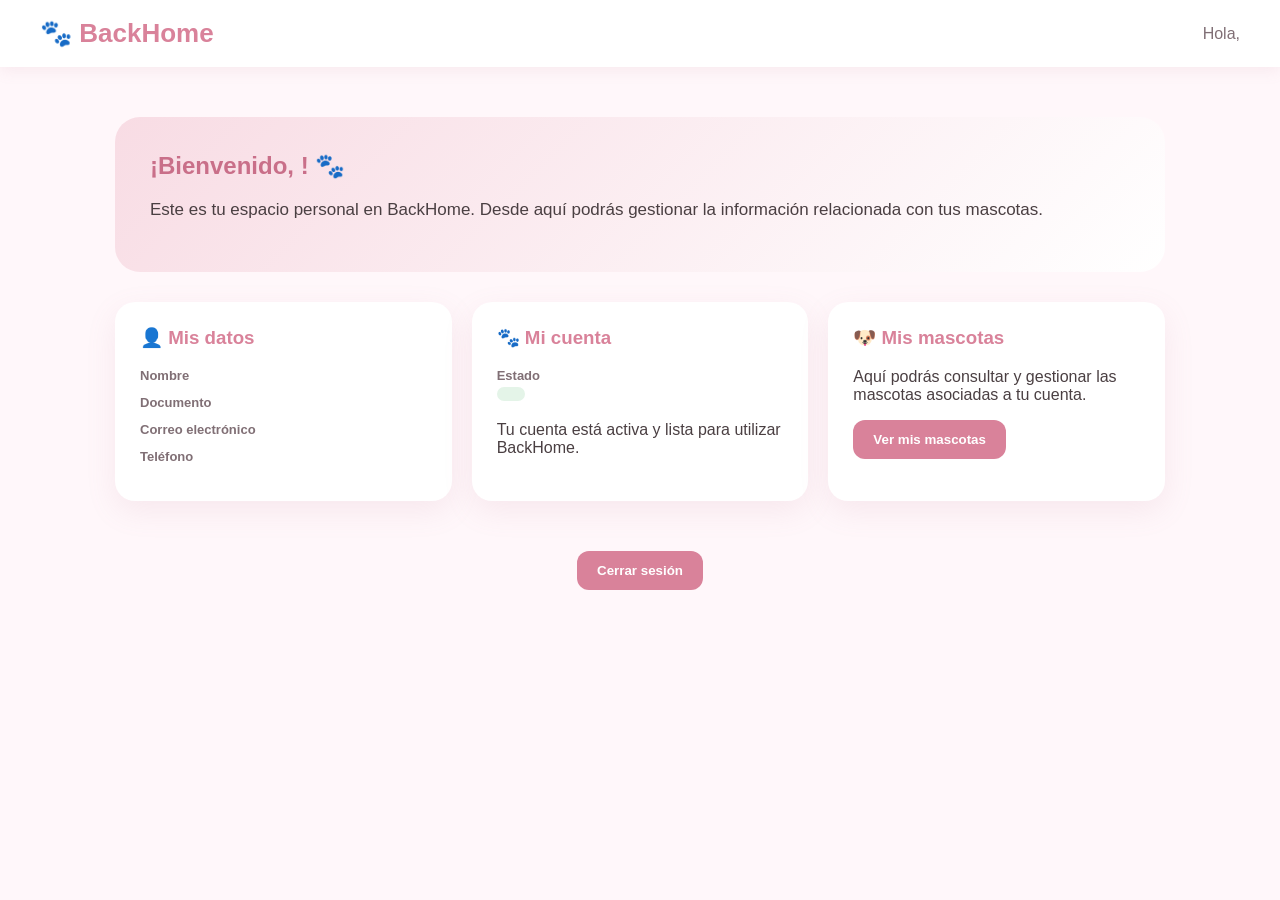
<file: demo/src/main/resources/templates/cliente/dashboard.html>
<!DOCTYPE html>
<html lang="es"
      xmlns:th="http://www.thymeleaf.org">

<head>

    <meta charset="UTF-8">

    <meta name="viewport"
          content="width=device-width, initial-scale=1.0">

    <title>Mi cuenta | BackHome</title>

    <style>

        * {
            box-sizing: border-box;
        }

        body {
            margin: 0;
            font-family: Arial, sans-serif;
            background: #fff7fa;
            color: #4a3f42;
        }

        .navbar {
            background: white;
            padding: 18px 40px;
            display: flex;
            justify-content: space-between;
            align-items: center;
            box-shadow: 0 3px 15px rgba(190,120,145,.12);
        }

        .logo {
            font-size: 26px;
            font-weight: bold;
            color: #d9829a;
        }

        .usuario {
            color: #806f75;
        }

        .contenedor {
            max-width: 1100px;
            margin: 50px auto;
            padding: 0 25px;
        }

        .bienvenida {
            background: linear-gradient(
                135deg,
                #f8dce4,
                #fff
            );

            padding: 35px;
            border-radius: 25px;
            margin-bottom: 30px;
        }

        .bienvenida h1 {
            margin-top: 0;
            color: #c96f89;
        }

        .bienvenida p {
            font-size: 17px;
        }

        .tarjetas {
            display: grid;
            grid-template-columns:
                repeat(auto-fit, minmax(250px, 1fr));

            gap: 20px;
        }

        .tarjeta {
            background: white;
            padding: 25px;
            border-radius: 20px;

            box-shadow:
                0 10px 30px
                rgba(190,120,145,.12);
        }

        .tarjeta h3 {
            color: #d9829a;
            margin-top: 0;
        }

        .dato {
            margin: 12px 0;
        }

        .dato strong {
            display: block;
            color: #806f75;
            font-size: 13px;
            margin-bottom: 4px;
        }

        .estado {
            display: inline-block;
            background: #e4f4e8;
            color: #427052;
            padding: 7px 14px;
            border-radius: 20px;
            font-size: 13px;
            font-weight: bold;
        }

        .boton {
            border: none;
            background: #d9829a;
            color: white;
            padding: 12px 20px;
            border-radius: 12px;
            cursor: pointer;
            font-weight: bold;
        }

        .boton:hover {
            background: #c96f89;
        }

    </style>

</head>

<body>

<nav class="navbar">

    <div class="logo">
        🐾 BackHome
    </div>

    <div class="usuario">

        Hola,
        <strong
            th:text="${persona.primerNombre}">
        </strong>

    </div>

</nav>


<main class="contenedor">

    <section class="bienvenida">

        <h1>
            ¡Bienvenido,
            <span th:text="${persona.primerNombre}">
            </span>! 🐾
        </h1>

        <p>
            Este es tu espacio personal en BackHome.
            Desde aquí podrás gestionar la información
            relacionada con tus mascotas.
        </p>

    </section>


    <section class="tarjetas">


        <div class="tarjeta">

            <h3>👤 Mis datos</h3>

            <div class="dato">

                <strong>Nombre</strong>

                <span
                    th:text="${persona.primerNombre + ' ' +
                             persona.primerApellido}">
                </span>

            </div>


            <div class="dato">

                <strong>Documento</strong>

                <span
                    th:text="${persona.numeroDocumento}">
                </span>

            </div>


            <div class="dato">

                <strong>Correo electrónico</strong>

                <span
                    th:text="${persona.email}">
                </span>

            </div>


            <div class="dato">

                <strong>Teléfono</strong>

                <span
                    th:text="${persona.numeroTel}">
                </span>

            </div>

        </div>


        <div class="tarjeta">

            <h3>🐾 Mi cuenta</h3>

            <div class="dato">

                <strong>Estado</strong>

                <span
                    class="estado"
                    th:text="${persona.estado}">
                </span>

            </div>

            <p>
                Tu cuenta está activa y lista
                para utilizar BackHome.
            </p>

        </div>


        <div class="tarjeta">

            <h3>🐶 Mis mascotas</h3>

            <p>
                Aquí podrás consultar y gestionar
                las mascotas asociadas a tu cuenta.
            </p>

            <button class="boton">
                Ver mis mascotas
            </button>

        </div>


    </section>

</main>


<form
    th:action="@{/logout}"
    method="post"
    style="text-align:center; margin-bottom:30px;">

    <input
        type="hidden"
        th:name="${_csrf.parameterName}"
        th:value="${_csrf.token}">

    <button
        type="submit"
        class="boton">

        Cerrar sesión

    </button>

</form>

</body>

</html>
</file>
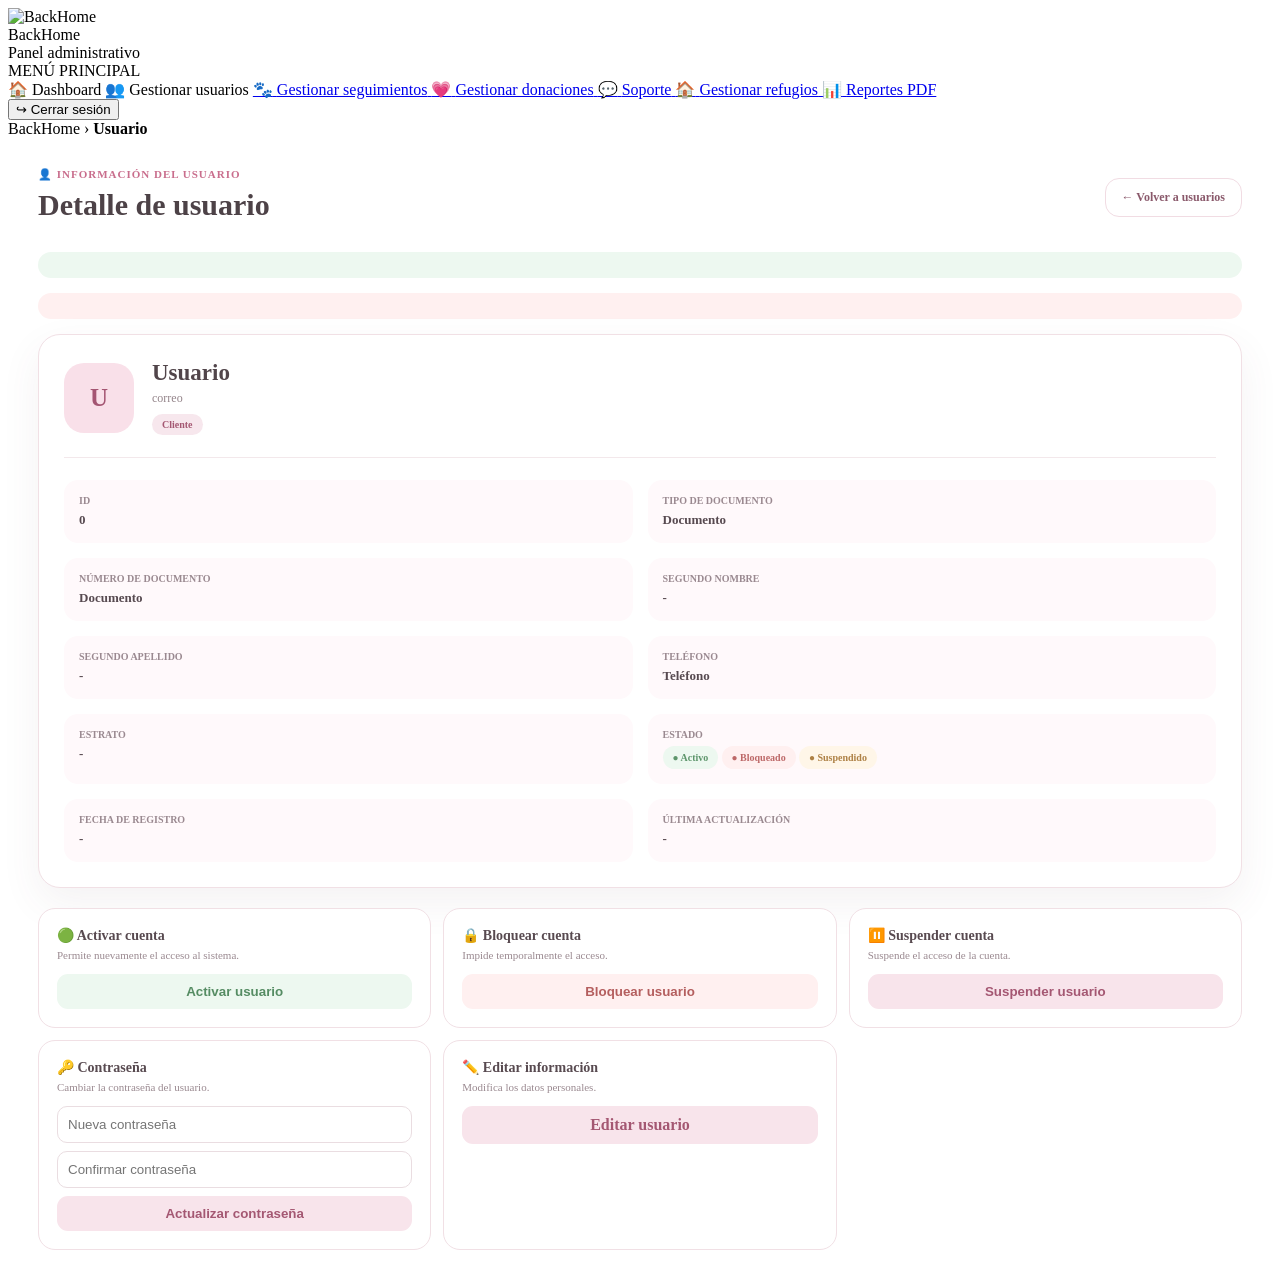
<file: demo/src/main/resources/templates/admin/usuarios/detalle.html>
<!DOCTYPE html>
<html lang="es"
      xmlns:th="http://www.thymeleaf.org">

<head>

    <meta charset="UTF-8">

    <meta name="viewport"
          content="width=device-width, initial-scale=1.0">

    <title>Detalle usuario | BackHome</title>

    <link
        rel="stylesheet"
        th:href="@{/css/admin/admin.css}">

    <style>

        .detalle-page {
            padding: 30px;
        }

        .detalle-header {
            display:flex;
            justify-content:space-between;
            align-items:center;
            margin-bottom:25px;
        }

        .detalle-title {
            margin:7px 0 5px;
            color:#4d4247;
            font-size:30px;
            font-weight:850;
        }

        .detalle-kicker {
            color:#c96e8d;
            font-size:11px;
            font-weight:800;
            text-transform:uppercase;
            letter-spacing:1px;
        }

        .back-button {
            padding:11px 16px;
            border-radius:14px;
            background:white;
            border:1px solid #f1dce3;
            color:#8a596b;
            text-decoration:none;
            font-size:12px;
            font-weight:700;
        }

        .profile-card {
            background:white;
            border:1px solid #f1e0e5;
            border-radius:22px;
            padding:25px;
            margin-bottom:20px;
            box-shadow:0 15px 40px rgba(100,70,80,.07);
        }

        .profile-top {
            display:flex;
            align-items:center;
            gap:18px;
            padding-bottom:22px;
            border-bottom:1px solid #f3e8eb;
        }

        .profile-avatar {
            width:70px;
            height:70px;
            display:grid;
            place-items:center;
            border-radius:20px;
            background:#f9e0e9;
            color:#a45572;
            font-size:25px;
            font-weight:850;
        }

        .profile-name {
            color:#51454a;
            font-size:23px;
            font-weight:850;
        }

        .profile-email {
            margin-top:5px;
            color:#94848a;
            font-size:12px;
        }

        .role {
            display:inline-block;
            margin-top:8px;
            padding:5px 10px;
            border-radius:999px;
            background:#f7e7ed;
            color:#a45772;
            font-size:10px;
            font-weight:800;
        }

        .info-grid {
            display:grid;
            grid-template-columns:repeat(2,1fr);
            gap:15px;
            margin-top:22px;
        }

        .info-item {
            padding:15px;
            border-radius:14px;
            background:#fff9fb;
        }

        .info-label {
            color:#9a8990;
            font-size:10px;
            font-weight:700;
            text-transform:uppercase;
        }

        .info-value {
            margin-top:6px;
            color:#574a50;
            font-size:13px;
            font-weight:750;
        }

        .estado {
            display:inline-flex;
            padding:6px 10px;
            border-radius:999px;
            font-size:10px;
            font-weight:800;
        }

        .activo {
            background:#edf8f0;
            color:#5d956b;
        }

        .bloqueado {
            background:#fff0f0;
            color:#bd6868;
        }

        .suspendido {
            background:#fff6e8;
            color:#ae8145;
        }

        .actions-grid {
            display:grid;
            grid-template-columns:repeat(3,1fr);
            gap:12px;
            margin-top:20px;
        }

        .action-card {
            padding:18px;
            border:1px solid #f1e0e5;
            border-radius:17px;
            background:white;
        }

        .action-card h3 {
            margin:0 0 5px;
            color:#584a50;
            font-size:14px;
        }

        .action-card p {
            margin:0 0 13px;
            color:#9a8990;
            font-size:11px;
        }

        .action-button {
            width:100%;
            padding:10px;
            border:0;
            border-radius:11px;
            background:#f8e4eb;
            color:#a45772;
            font-weight:800;
            cursor:pointer;
        }

        .action-button:hover {
            background:#f3d4df;
        }

        .danger-button {
            background:#fff0f0;
            color:#b45e5e;
        }

        .success-button {
            background:#edf8f0;
            color:#558c63;
        }

        .password-input {
            width:100%;
            box-sizing:border-box;
            padding:10px;
            margin-bottom:8px;
            border:1px solid #eadde1;
            border-radius:10px;
            outline:none;
        }

        @media(max-width:850px) {

            .info-grid,
            .actions-grid {
                grid-template-columns:1fr;
            }

            .detalle-header {
                align-items:flex-start;
                flex-direction:column;
                gap:15px;
            }
        }

    </style>

</head>


<body class="admin-page">


<div class="admin-shell">


    <!-- SIDEBAR -->

    <aside class="admin-sidebar">

        <div>

            <div class="brand">

                <img
                    th:src="@{/images/logo-backhome.png}"
                    alt="BackHome">

                <div>

                    <div class="brand-title">
                        BackHome
                    </div>

                    <span class="brand-subtitle">
                        Panel administrativo
                    </span>

                </div>

            </div>


            <div class="menu-title">
                MENÚ PRINCIPAL
            </div>


            <nav class="admin-nav">

                <a th:href="@{/admin/dashboard}">
                    <span class="nav-icon">🏠</span>
                    <span>Dashboard</span>
                </a>

                <a
                    th:href="@{/admin/usuarios}"
                    class="active">

                    <span class="nav-icon">👥</span>
                    <span>Gestionar usuarios</span>

                </a>

                <a href="#">
                    <span class="nav-icon">🐾</span>
                    <span>Gestionar seguimientos</span>
                </a>

                <a href="#">
                    <span class="nav-icon">💗</span>
                    <span>Gestionar donaciones</span>
                </a>

                <a href="#">
                    <span class="nav-icon">💬</span>
                    <span>Soporte</span>
                </a>

                <a href="#">
                    <span class="nav-icon">🏠</span>
                    <span>Gestionar refugios</span>
                </a>

                <a href="#">
                    <span class="nav-icon">📊</span>
                    <span>Reportes PDF</span>
                </a>

            </nav>

        </div>


        <div class="sidebar-bottom">

            <form
                th:action="@{/logout}"
                method="post">

                <button
                    class="logout-btn"
                    type="submit">

                    <span class="nav-icon">
                        ↪
                    </span>

                    <span>
                        Cerrar sesión
                    </span>

                </button>

            </form>

        </div>

    </aside>



    <!-- CONTENIDO -->

    <main class="admin-main">


        <header class="admin-topbar">

            <div class="breadcrumb">

                BackHome
                <span>›</span>
                <strong>Usuario</strong>

            </div>

        </header>



        <section class="detalle-page">


            <div class="detalle-header">

                <div>

                    <div class="detalle-kicker">
                        👤 Información del usuario
                    </div>

                    <h1 class="detalle-title">
                        Detalle de usuario
                    </h1>

                </div>


                <a
                    class="back-button"
                    th:href="@{/admin/usuarios}">

                    ← Volver a usuarios

                </a>

            </div>



            <!-- MENSAJES -->

            <div
                th:if="${success}"
                style="padding:13px 16px; margin-bottom:15px; border-radius:13px; background:#edf8f0; color:#558c63; font-size:12px; font-weight:700;"
                th:text="${success}">
            </div>


            <div
                th:if="${error}"
                style="padding:13px 16px; margin-bottom:15px; border-radius:13px; background:#fff0f0; color:#b45e5e; font-size:12px; font-weight:700;"
                th:text="${error}">
            </div>



            <!-- PERFIL -->

            <section class="profile-card">


                <div class="profile-top">


                    <div
                        class="profile-avatar"
                        th:text="${usuario.primerNombre != null ? #strings.substring(usuario.primerNombre,0,1).toUpperCase() : 'U'}">

                        U

                    </div>


                    <div>

                        <div
                            class="profile-name"
                            th:text="${usuario.primerNombre + ' ' + usuario.primerApellido}">

                            Usuario

                        </div>


                        <div
                            class="profile-email"
                            th:text="${usuario.email}">

                            correo

                        </div>


                        <span
                            class="role"
                            th:text="${rol}">

                            Cliente

                        </span>

                    </div>


                </div>



                <div class="info-grid">


                    <div class="info-item">

                        <div class="info-label">
                            ID
                        </div>

                        <div
                            class="info-value"
                            th:text="${usuario.idPersona}">

                            0

                        </div>

                    </div>


                    <div class="info-item">

                        <div class="info-label">
                            Tipo de documento
                        </div>

                        <div
                            class="info-value"
                            th:text="${nombreTipoDocumento}">

                            Documento

                        </div>

                    </div>


                    <div class="info-item">

                        <div class="info-label">
                            Número de documento
                        </div>

                        <div
                            class="info-value"
                            th:text="${usuario.numeroDocumento}">

                            Documento

                        </div>

                    </div>


                    <div class="info-item">

                        <div class="info-label">
                            Segundo nombre
                        </div>

                        <div
                            class="info-value"
                            th:text="${usuario.segundoNombre ?: 'No registrado'}">

                            -

                        </div>

                    </div>


                    <div class="info-item">

                        <div class="info-label">
                            Segundo apellido
                        </div>

                        <div
                            class="info-value"
                            th:text="${usuario.segundoApellido ?: 'No registrado'}">

                            -

                        </div>

                    </div>


                    <div class="info-item">

                        <div class="info-label">
                            Teléfono
                        </div>

                        <div
                            class="info-value"
                            th:text="${usuario.numeroTel}">

                            Teléfono

                        </div>

                    </div>


                    <div class="info-item">

                        <div class="info-label">
                            Estrato
                        </div>

                        <div
                            class="info-value"
                            th:text="${usuario.estrato ?: 'No registrado'}">

                            -

                        </div>

                    </div>


                    <div class="info-item">

                        <div class="info-label">
                            Estado
                        </div>


                        <div class="info-value">


                            <span
                                class="estado activo"
                                th:if="${usuario.estado.name() == 'activo'}">

                                ● Activo

                            </span>


                            <span
                                class="estado bloqueado"
                                th:if="${usuario.estado.name() == 'bloqueado'}">

                                ● Bloqueado

                            </span>


                            <span
                                class="estado suspendido"
                                th:if="${usuario.estado.name() == 'suspendido'}">

                                ● Suspendido

                            </span>


                        </div>

                    </div>


                    <div class="info-item">

                        <div class="info-label">
                            Fecha de registro
                        </div>

                        <div
                            class="info-value"
                            th:text="${usuario.createdAt != null ? #temporals.format(usuario.createdAt, 'dd/MM/yyyy HH:mm') : 'No disponible'}">

                            -

                        </div>

                    </div>


                    <div class="info-item">

                        <div class="info-label">
                            Última actualización
                        </div>

                        <div
                            class="info-value"
                            th:text="${usuario.updatedAt != null ? #temporals.format(usuario.updatedAt, 'dd/MM/yyyy HH:mm') : 'No disponible'}">

                            -

                        </div>

                    </div>


                </div>


            </section>



            <!-- ACCIONES -->

            <div class="actions-grid">


                <!-- ACTIVAR -->

                <div class="action-card">

                    <h3>
                        🟢 Activar cuenta
                    </h3>

                    <p>
                        Permite nuevamente el acceso al sistema.
                    </p>


                    <form
                        th:action="@{/admin/usuarios/{id}/estado(id=${usuario.idPersona})}"
                        method="post">

                        <input
                            type="hidden"
                            name="nuevoEstado"
                            value="activo">

                        <button
                            class="action-button success-button"
                            type="submit">

                            Activar usuario

                        </button>

                    </form>

                </div>



                <!-- BLOQUEAR -->

                <div class="action-card">

                    <h3>
                        🔒 Bloquear cuenta
                    </h3>

                    <p>
                        Impide temporalmente el acceso.
                    </p>


                    <form
                        th:action="@{/admin/usuarios/{id}/estado(id=${usuario.idPersona})}"
                        method="post">

                        <input
                            type="hidden"
                            name="nuevoEstado"
                            value="bloqueado">

                        <button
                            class="action-button danger-button"
                            type="submit">

                            Bloquear usuario

                        </button>

                    </form>

                </div>



                <!-- SUSPENDER -->

                <div class="action-card">

                    <h3>
                        ⏸️ Suspender cuenta
                    </h3>

                    <p>
                        Suspende el acceso de la cuenta.
                    </p>


                    <form
                        th:action="@{/admin/usuarios/{id}/estado(id=${usuario.idPersona})}"
                        method="post">

                        <input
                            type="hidden"
                            name="nuevoEstado"
                            value="suspendido">

                        <button
                            class="action-button"
                            type="submit">

                            Suspender usuario

                        </button>

                    </form>

                </div>



                <!-- CAMBIAR PASSWORD -->

                <div class="action-card">

                    <h3>
                        🔑 Contraseña
                    </h3>

                    <p>
                        Cambiar la contraseña del usuario.
                    </p>


                    <form
                        th:action="@{/admin/usuarios/{id}/password(id=${usuario.idPersona})}"
                        method="post">


                        <input
                            class="password-input"
                            type="password"
                            name="nuevaPassword"
                            placeholder="Nueva contraseña"
                            minlength="6"
                            required>


                        <input
                            class="password-input"
                            type="password"
                            name="confirmarPassword"
                            placeholder="Confirmar contraseña"
                            minlength="6"
                            required>


                        <button
                            class="action-button"
                            type="submit">

                            Actualizar contraseña

                        </button>

                    </form>

                </div>



                <!-- EDITAR -->

                <div class="action-card">

                    <h3>
                        ✏️ Editar información
                    </h3>

                    <p>
                        Modifica los datos personales.
                    </p>


                    <a
                        class="action-button"
                        style="display:block; box-sizing:border-box; text-align:center; text-decoration:none;"
                        th:href="@{/admin/usuarios/{id}/editar(id=${usuario.idPersona})}">

                        Editar usuario

                    </a>

                </div>


            </div>


        </section>


    </main>


</div>


</body>

</html>
</file>
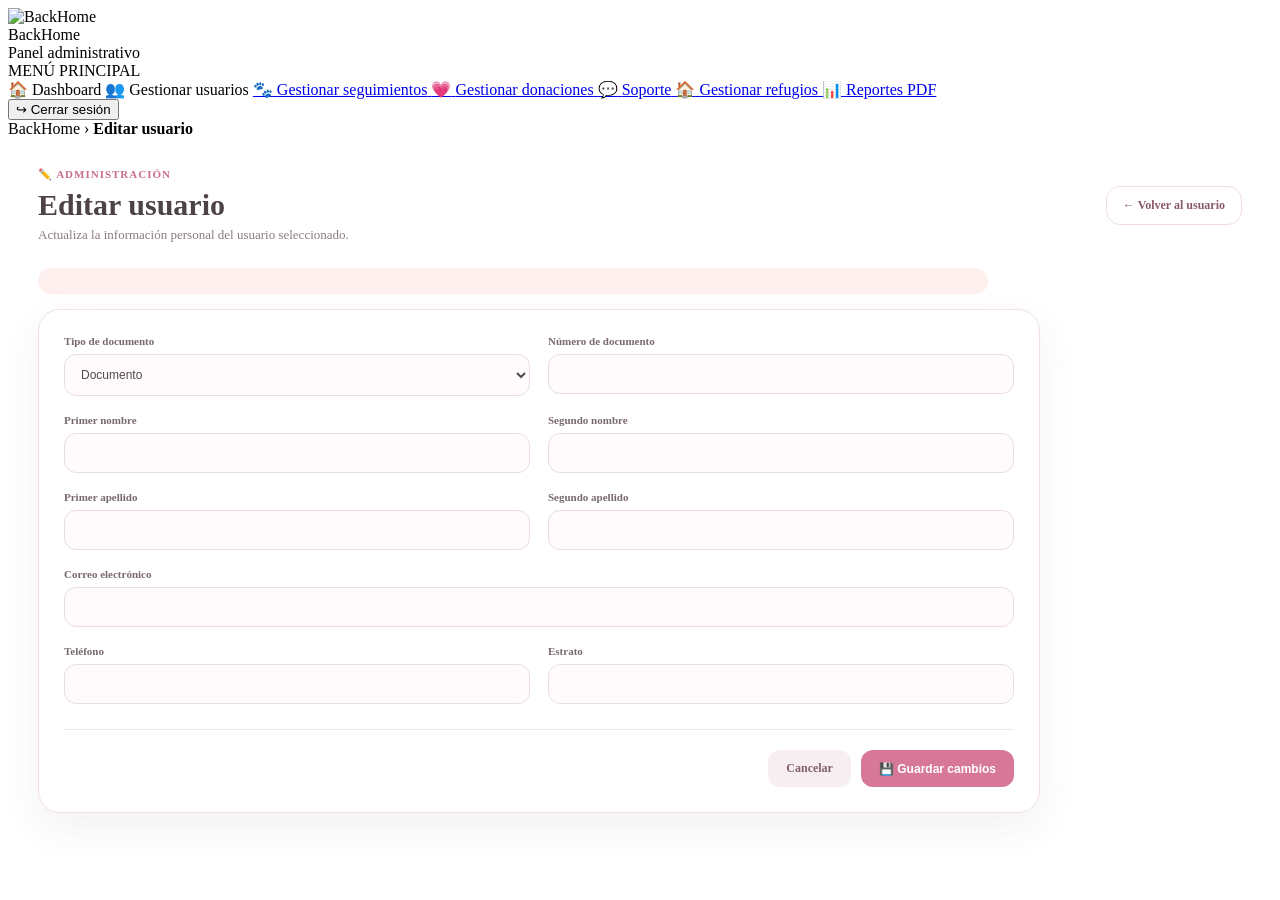
<file: demo/src/main/resources/templates/admin/usuarios/editar.html>
<!DOCTYPE html>
<html lang="es"
      xmlns:th="http://www.thymeleaf.org">

<head>

    <meta charset="UTF-8">

    <meta name="viewport"
          content="width=device-width, initial-scale=1.0">

    <title>Editar usuario | BackHome</title>

    <link
        rel="stylesheet"
        th:href="@{/css/admin/admin.css}">

    <style>

        .editar-page {
            padding:30px;
        }

        .editar-header {
            display:flex;
            justify-content:space-between;
            align-items:center;
            margin-bottom:25px;
        }

        .kicker {
            color:#c96e8d;
            font-size:11px;
            font-weight:800;
            text-transform:uppercase;
            letter-spacing:1px;
        }

        .title {
            margin:7px 0 5px;
            color:#4d4247;
            font-size:30px;
            font-weight:850;
        }

        .description {
            margin:0;
            color:#8b7b81;
            font-size:13px;
        }

        .back-button {
            padding:11px 16px;
            border-radius:14px;
            background:white;
            border:1px solid #f1dce3;
            color:#8a596b;
            text-decoration:none;
            font-size:12px;
            font-weight:700;
        }

        .form-card {
            max-width:950px;
            background:white;
            border:1px solid #f1e0e5;
            border-radius:22px;
            padding:25px;
            box-shadow:0 15px 40px rgba(100,70,80,.07);
        }

        .form-grid {
            display:grid;
            grid-template-columns:repeat(2,1fr);
            gap:18px;
        }

        .field.full {
            grid-column:1 / -1;
        }

        .field label {
            display:block;
            margin-bottom:7px;
            color:#786970;
            font-size:11px;
            font-weight:800;
        }

        .field input,
        .field select {
            width:100%;
            box-sizing:border-box;
            padding:12px;
            border:1px solid #eadde1;
            border-radius:12px;
            background:#fffafb;
            color:#55484e;
            outline:none;
            font-size:12px;
        }

        .field input:focus,
        .field select:focus {
            border-color:#dda1b6;
            background:white;
        }

        .form-actions {
            display:flex;
            justify-content:flex-end;
            gap:10px;
            margin-top:25px;
            padding-top:20px;
            border-top:1px solid #f3e8eb;
        }

        .button {
            padding:11px 18px;
            border:0;
            border-radius:12px;
            text-decoration:none;
            cursor:pointer;
            font-size:12px;
            font-weight:800;
        }

        .cancel {
            background:#f7eef1;
            color:#805f6b;
        }

        .save {
            background:#d87898;
            color:white;
        }

        @media(max-width:750px) {

            .form-grid {
                grid-template-columns:1fr;
            }

            .field.full {
                grid-column:auto;
            }

            .editar-header {
                align-items:flex-start;
                flex-direction:column;
                gap:15px;
            }
        }

    </style>

</head>


<body class="admin-page">


<div class="admin-shell">


    <!-- SIDEBAR -->

    <aside class="admin-sidebar">

        <div>

            <div class="brand">

                <img
                    th:src="@{/images/logo-backhome.png}"
                    alt="BackHome">

                <div>

                    <div class="brand-title">
                        BackHome
                    </div>

                    <span class="brand-subtitle">
                        Panel administrativo
                    </span>

                </div>

            </div>


            <div class="menu-title">
                MENÚ PRINCIPAL
            </div>


            <nav class="admin-nav">

                <a th:href="@{/admin/dashboard}">
                    <span class="nav-icon">🏠</span>
                    <span>Dashboard</span>
                </a>

                <a
                    th:href="@{/admin/usuarios}"
                    class="active">

                    <span class="nav-icon">👥</span>
                    <span>Gestionar usuarios</span>

                </a>

                <a href="#">
                    <span class="nav-icon">🐾</span>
                    <span>Gestionar seguimientos</span>
                </a>

                <a href="#">
                    <span class="nav-icon">💗</span>
                    <span>Gestionar donaciones</span>
                </a>

                <a href="#">
                    <span class="nav-icon">💬</span>
                    <span>Soporte</span>
                </a>

                <a href="#">
                    <span class="nav-icon">🏠</span>
                    <span>Gestionar refugios</span>
                </a>

                <a href="#">
                    <span class="nav-icon">📊</span>
                    <span>Reportes PDF</span>
                </a>

            </nav>

        </div>


        <div class="sidebar-bottom">

            <form
                th:action="@{/logout}"
                method="post">

                <button
                    class="logout-btn"
                    type="submit">

                    <span class="nav-icon">
                        ↪
                    </span>

                    <span>
                        Cerrar sesión
                    </span>

                </button>

            </form>

        </div>

    </aside>



    <!-- CONTENIDO -->

    <main class="admin-main">


        <header class="admin-topbar">

            <div class="breadcrumb">

                BackHome
                <span>›</span>

                <strong>
                    Editar usuario
                </strong>

            </div>

        </header>



        <section class="editar-page">


            <div class="editar-header">

                <div>

                    <div class="kicker">
                        ✏️ Administración
                    </div>

                    <h1 class="title">
                        Editar usuario
                    </h1>

                    <p class="description">

                        Actualiza la información personal
                        del usuario seleccionado.

                    </p>

                </div>


                <a
                    class="back-button"
                    th:href="@{/admin/usuarios/{id}(id=${usuario.idPersona})}">

                    ← Volver al usuario

                </a>

            </div>



            <!-- ERROR -->

            <div
                th:if="${error}"
                style="max-width:950px; box-sizing:border-box; padding:13px 16px; margin-bottom:15px; border-radius:13px; background:#fff0f0; color:#b45e5e; font-size:12px; font-weight:700;"
                th:text="${error}">
            </div>



            <!-- FORM -->

            <section class="form-card">


                <form
                    method="post"
                    th:action="@{/admin/usuarios/{id}/editar(id=${usuario.idPersona})}">


                    <div class="form-grid">


                        <!-- TIPO DOCUMENTO -->

                        <div class="field">

                            <label>
                                Tipo de documento
                            </label>

                            <select
                                name="tipoDocumentoId"
                                required>

                                <option
                                    th:each="tipo : ${tiposDocumento}"
                                    th:value="${tipo.idTDoc}"
                                    th:text="${tipo.nDoc}"
                                    th:selected="${tipo.idTDoc == usuario.tipoDocumentoId}">

                                    Documento

                                </option>

                            </select>

                        </div>



                        <!-- NUMERO -->

                        <div class="field">

                            <label>
                                Número de documento
                            </label>

                            <input
                                type="text"
                                name="numeroDocumento"
                                maxlength="20"
                                required
                                th:value="${usuario.numeroDocumento}">

                        </div>



                        <!-- PRIMER NOMBRE -->

                        <div class="field">

                            <label>
                                Primer nombre
                            </label>

                            <input
                                type="text"
                                name="primerNombre"
                                required
                                th:value="${usuario.primerNombre}">

                        </div>



                        <!-- SEGUNDO NOMBRE -->

                        <div class="field">

                            <label>
                                Segundo nombre
                            </label>

                            <input
                                type="text"
                                name="segundoNombre"
                                th:value="${usuario.segundoNombre}">

                        </div>



                        <!-- PRIMER APELLIDO -->

                        <div class="field">

                            <label>
                                Primer apellido
                            </label>

                            <input
                                type="text"
                                name="primerApellido"
                                required
                                th:value="${usuario.primerApellido}">

                        </div>



                        <!-- SEGUNDO APELLIDO -->

                        <div class="field">

                            <label>
                                Segundo apellido
                            </label>

                            <input
                                type="text"
                                name="segundoApellido"
                                th:value="${usuario.segundoApellido}">

                        </div>



                        <!-- EMAIL -->

                        <div class="field full">

                            <label>
                                Correo electrónico
                            </label>

                            <input
                                type="email"
                                name="email"
                                required
                                th:value="${usuario.email}">

                        </div>



                        <!-- TELEFONO -->

                        <div class="field">

                            <label>
                                Teléfono
                            </label>

                            <input
                                type="text"
                                name="numeroTel"
                                required
                                th:value="${usuario.numeroTel}">

                        </div>



                        <!-- ESTRATO -->

                        <div class="field">

                            <label>
                                Estrato
                            </label>

                            <input
                                type="number"
                                name="estrato"
                                min="0"
                                max="6"
                                th:value="${usuario.estrato}">

                        </div>


                    </div>



                    <div class="form-actions">


                        <a
                            class="button cancel"
                            th:href="@{/admin/usuarios/{id}(id=${usuario.idPersona})}">

                            Cancelar

                        </a>


                        <button
                            class="button save"
                            type="submit">

                            💾 Guardar cambios

                        </button>


                    </div>


                </form>


            </section>


        </section>


    </main>


</div>


</body>

</html>
</file>
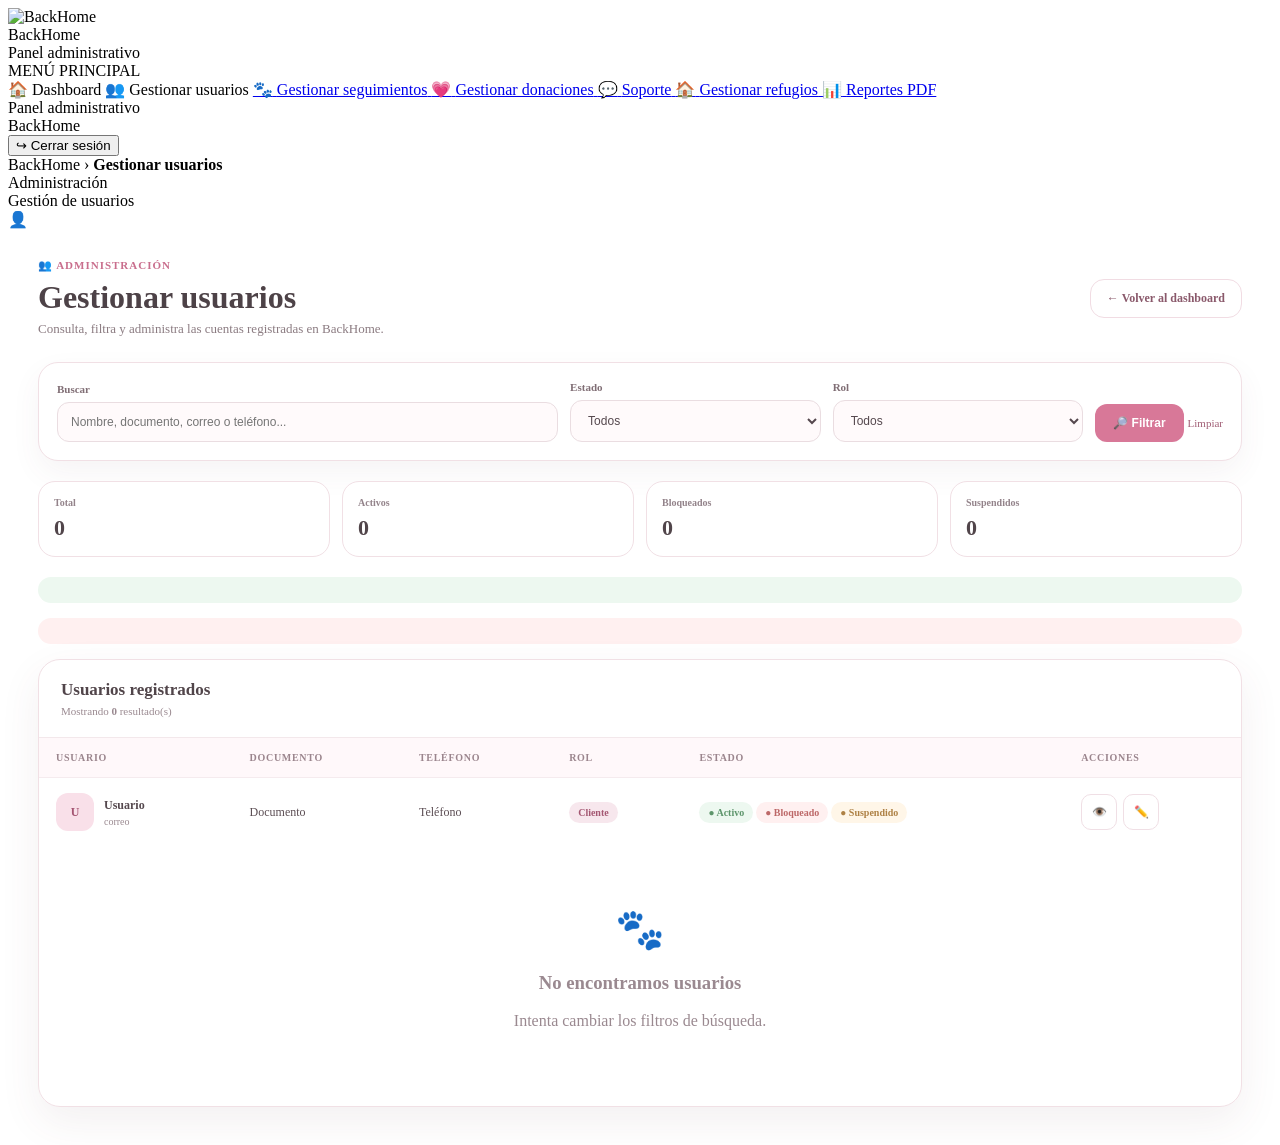
<file: demo/src/main/resources/templates/admin/usuarios/lista.html>
<!DOCTYPE html>
<html lang="es"
      xmlns:th="http://www.thymeleaf.org">

<head>

    <meta charset="UTF-8">

    <meta name="viewport"
          content="width=device-width, initial-scale=1.0">

    <title>Gestionar usuarios | BackHome</title>

    <link rel="stylesheet"
          th:href="@{/css/admin/admin.css}">

    <style>

        .usuarios-page {
            padding: 30px;
        }

        .usuarios-header {
            display: flex;
            justify-content: space-between;
            align-items: center;
            gap: 20px;
            margin-bottom: 25px;
        }

        .usuarios-kicker {
            color: #c96e8d;
            font-size: 11px;
            font-weight: 800;
            text-transform: uppercase;
            letter-spacing: 1px;
        }

        .usuarios-title {
            margin: 7px 0 5px;
            color: #4d4247;
            font-size: 32px;
            font-weight: 800;
        }

        .usuarios-description {
            margin: 0;
            color: #8b7b81;
            font-size: 13px;
        }

        .back-button {
            padding: 11px 16px;
            border-radius: 14px;
            background: white;
            border: 1px solid #f1dce3;
            color: #8a596b;
            text-decoration: none;
            font-size: 12px;
            font-weight: 700;
        }

        .filters-card {
            background: white;
            border: 1px solid #f1e0e5;
            border-radius: 20px;
            padding: 18px;
            margin-bottom: 20px;
            box-shadow: 0 12px 30px rgba(100,70,80,.06);
        }

        .filters-form {
            display: grid;
            grid-template-columns: 2fr 1fr 1fr auto;
            gap: 12px;
            align-items: end;
        }

        .filter-group label {
            display: block;
            margin-bottom: 7px;
            color: #806e75;
            font-size: 11px;
            font-weight: 750;
        }

        .filter-input,
        .filter-select {
            width: 100%;
            box-sizing: border-box;
            padding: 12px 13px;
            border-radius: 12px;
            border: 1px solid #eadde1;
            outline: none;
            background: #fffafb;
            color: #55484e;
            font-size: 12px;
        }

        .filter-input:focus,
        .filter-select:focus {
            border-color: #dda1b6;
            background: white;
        }

        .filter-button {
            padding: 12px 18px;
            border: 0;
            border-radius: 12px;
            background: #d87898;
            color: white;
            cursor: pointer;
            font-size: 12px;
            font-weight: 800;
        }

        .filter-button:hover {
            background: #c96788;
        }

        .clear-button {
            display: inline-flex;
            justify-content: center;
            align-items: center;
            margin-top: 8px;
            color: #a15f76;
            font-size: 11px;
            text-decoration: none;
        }

        .stats-mini {
            display: grid;
            grid-template-columns: repeat(4, 1fr);
            gap: 12px;
            margin-bottom: 20px;
        }

        .mini-stat {
            padding: 15px;
            background: white;
            border: 1px solid #f1e0e5;
            border-radius: 17px;
        }

        .mini-stat-title {
            color: #93838a;
            font-size: 10px;
            font-weight: 700;
        }

        .mini-stat-number {
            margin-top: 7px;
            color: #51454a;
            font-size: 22px;
            font-weight: 850;
        }

        .usuarios-card {
            background: rgba(255,255,255,.95);
            border: 1px solid #f1e0e5;
            border-radius: 22px;
            overflow: hidden;
            box-shadow: 0 15px 40px rgba(100,70,80,.08);
        }

        .usuarios-card-header {
            padding: 20px 22px;
            border-bottom: 1px solid #f3e8eb;
        }

        .usuarios-card-title {
            color: #51454a;
            font-size: 17px;
            font-weight: 800;
        }

        .usuarios-card-subtitle {
            margin-top: 5px;
            color: #9a8990;
            font-size: 11px;
        }

        .table-container {
            overflow-x: auto;
        }

        .usuarios-table {
            width: 100%;
            min-width: 1050px;
            border-collapse: collapse;
        }

        .usuarios-table thead {
            background: #fff8fa;
        }

        .usuarios-table th {
            padding: 14px 17px;
            color: #9b858d;
            text-align: left;
            font-size: 10px;
            text-transform: uppercase;
            letter-spacing: .7px;
        }

        .usuarios-table td {
            padding: 15px 17px;
            color: #5c4e54;
            font-size: 12px;
            border-top: 1px solid #f5ebee;
        }

        .usuarios-table tbody tr:hover {
            background: #fffafd;
        }

        .usuario-info {
            display: flex;
            align-items: center;
            gap: 10px;
        }

        .usuario-avatar {
            width: 38px;
            height: 38px;
            display: grid;
            place-items: center;
            border-radius: 12px;
            background: #f9e0e9;
            color: #a45572;
            font-weight: 850;
        }

        .usuario-nombre {
            color: #55484e;
            font-weight: 800;
        }

        .usuario-correo {
            margin-top: 3px;
            color: #9a8990;
            font-size: 10px;
        }

        .role {
            display: inline-flex;
            padding: 5px 9px;
            border-radius: 999px;
            background: #f7e7ed;
            color: #a45772;
            font-size: 10px;
            font-weight: 800;
        }

        .estado {
            display: inline-flex;
            padding: 5px 9px;
            border-radius: 999px;
            font-size: 10px;
            font-weight: 800;
        }

        .estado-activo {
            background: #edf8f0;
            color: #5d956b;
        }

        .estado-bloqueado {
            background: #fff0f0;
            color: #bd6868;
        }

        .estado-suspendido {
            background: #fff6e8;
            color: #ae8145;
        }

        .acciones {
            display: flex;
            gap: 6px;
        }

        .action-button {
            display: inline-flex;
            align-items: center;
            justify-content: center;
            width: 34px;
            height: 34px;
            border-radius: 10px;
            border: 1px solid #f0dfe5;
            background: white;
            color: #775b66;
            text-decoration: none;
            cursor: pointer;
        }

        .action-button:hover {
            background: #fff3f7;
        }

        .empty {
            padding: 60px 20px;
            text-align: center;
            color: #9a8990;
        }

        @media (max-width: 900px) {

            .filters-form {
                grid-template-columns: 1fr;
            }

            .stats-mini {
                grid-template-columns: repeat(2, 1fr);
            }

            .usuarios-header {
                align-items: flex-start;
                flex-direction: column;
            }
        }

    </style>

</head>


<body class="admin-page">


<div class="admin-shell">


    <!-- SIDEBAR -->

    <aside class="admin-sidebar">

        <div>

            <div class="brand">

                <img
                    th:src="@{/images/logo-backhome.png}"
                    alt="BackHome">

                <div>

                    <div class="brand-title">
                        BackHome
                    </div>

                    <span class="brand-subtitle">
                        Panel administrativo
                    </span>

                </div>

            </div>


            <div class="menu-title">
                MENÚ PRINCIPAL
            </div>


            <nav class="admin-nav">

                <a th:href="@{/admin/dashboard}">
                    <span class="nav-icon">🏠</span>
                    <span>Dashboard</span>
                </a>

                <a
                    th:href="@{/admin/usuarios}"
                    class="active">

                    <span class="nav-icon">👥</span>
                    <span>Gestionar usuarios</span>

                </a>

                <a href="#">
                    <span class="nav-icon">🐾</span>
                    <span>Gestionar seguimientos</span>
                </a>

                <a href="#">
                    <span class="nav-icon">💗</span>
                    <span>Gestionar donaciones</span>
                </a>

                <a href="#">
                    <span class="nav-icon">💬</span>
                    <span>Soporte</span>
                </a>

                <a href="#">
                    <span class="nav-icon">🏠</span>
                    <span>Gestionar refugios</span>
                </a>

                <a href="#">
                    <span class="nav-icon">📊</span>
                    <span>Reportes PDF</span>
                </a>

            </nav>

        </div>


        <div class="sidebar-bottom">

            <div class="admin-mini-card">

                <div class="admin-mini-label">
                    Panel administrativo
                </div>

                <div class="admin-mini-name">
                    BackHome
                </div>

            </div>


            <form
                th:action="@{/logout}"
                method="post">

                <button
                    class="logout-btn"
                    type="submit">

                    <span class="nav-icon">↪</span>

                    <span>
                        Cerrar sesión
                    </span>

                </button>

            </form>

        </div>

    </aside>



    <!-- CONTENIDO -->

    <main class="admin-main">


        <header class="admin-topbar">

            <div class="breadcrumb">

                BackHome
                <span>›</span>

                <strong>
                    Gestionar usuarios
                </strong>

            </div>


            <div class="top-user">

                <div class="top-user-text">

                    <div class="top-user-name">
                        Administración
                    </div>

                    <div class="top-user-role">
                        Gestión de usuarios
                    </div>

                </div>

                <div class="avatar">
                    👤
                </div>

            </div>

        </header>



        <section class="usuarios-page">


            <!-- TITULO -->

            <div class="usuarios-header">

                <div>

                    <div class="usuarios-kicker">
                        👥 Administración
                    </div>

                    <h1 class="usuarios-title">
                        Gestionar usuarios
                    </h1>

                    <p class="usuarios-description">

                        Consulta, filtra y administra
                        las cuentas registradas en BackHome.

                    </p>

                </div>


                <a
                    class="back-button"
                    th:href="@{/admin/dashboard}">

                    ← Volver al dashboard

                </a>

            </div>



            <!-- FILTROS -->

            <section class="filters-card">

                <form
                    class="filters-form"
                    method="get"
                    th:action="@{/admin/usuarios}">


                    <div class="filter-group">

                        <label>
                            Buscar
                        </label>

                        <input
                            class="filter-input"
                            type="text"
                            name="buscar"
                            th:value="${buscar}"
                            placeholder="Nombre, documento, correo o teléfono...">

                    </div>


                    <div class="filter-group">

                        <label>
                            Estado
                        </label>

                        <select
                            class="filter-select"
                            name="estado">

                            <option value="">
                                Todos
                            </option>

                            <option
                                value="activo"
                                th:selected="${estadoSeleccionado == 'activo'}">

                                Activos

                            </option>

                            <option
                                value="bloqueado"
                                th:selected="${estadoSeleccionado == 'bloqueado'}">

                                Bloqueados

                            </option>

                            <option
                                value="suspendido"
                                th:selected="${estadoSeleccionado == 'suspendido'}">

                                Suspendidos

                            </option>

                        </select>

                    </div>


                    <div class="filter-group">

                        <label>
                            Rol
                        </label>

                        <select
                            class="filter-select"
                            name="rol">

                            <option value="">
                                Todos
                            </option>

                            <option
                                value="Cliente"
                                th:selected="${rolSeleccionado == 'Cliente'}">

                                Cliente

                            </option>

                            <option
                                value="Administrador"
                                th:selected="${rolSeleccionado == 'Administrador'}">

                                Administrador

                            </option>

                        </select>

                    </div>


                    <div>

                        <button
                            class="filter-button"
                            type="submit">

                            🔎 Filtrar

                        </button>


                        <a
                            class="clear-button"
                            th:href="@{/admin/usuarios}">

                            Limpiar

                        </a>

                    </div>


                </form>

            </section>



            <!-- ESTADISTICAS -->

            <section class="stats-mini">


                <div class="mini-stat">

                    <div class="mini-stat-title">
                        Total
                    </div>

                    <div
                        class="mini-stat-number"
                        th:text="${totalUsuarios}">

                        0

                    </div>

                </div>


                <div class="mini-stat">

                    <div class="mini-stat-title">
                        Activos
                    </div>

                    <div
                        class="mini-stat-number"
                        th:text="${totalActivos}">

                        0

                    </div>

                </div>


                <div class="mini-stat">

                    <div class="mini-stat-title">
                        Bloqueados
                    </div>

                    <div
                        class="mini-stat-number"
                        th:text="${totalBloqueados}">

                        0

                    </div>

                </div>


                <div class="mini-stat">

                    <div class="mini-stat-title">
                        Suspendidos
                    </div>

                    <div
                        class="mini-stat-number"
                        th:text="${totalSuspendidos}">

                        0

                    </div>

                </div>


            </section>



            <!-- MENSAJES -->

            <div
                th:if="${success}"
                style="padding:13px 16px; margin-bottom:15px; border-radius:13px; background:#edf8f0; color:#558c63; font-size:12px; font-weight:700;"
                th:text="${success}">
            </div>


            <div
                th:if="${error}"
                style="padding:13px 16px; margin-bottom:15px; border-radius:13px; background:#fff0f0; color:#b45e5e; font-size:12px; font-weight:700;"
                th:text="${error}">
            </div>



            <!-- TABLA -->

            <section class="usuarios-card">


                <div class="usuarios-card-header">

                    <div class="usuarios-card-title">
                        Usuarios registrados
                    </div>

                    <div class="usuarios-card-subtitle">

                        Mostrando

                        <strong
                            th:text="${usuarios.size()}">

                            0

                        </strong>

                        resultado(s)

                    </div>

                </div>



                <div class="table-container">


                    <table
                        class="usuarios-table"
                        th:if="${!usuarios.isEmpty()}">


                        <thead>

                        <tr>

                            <th>
                                Usuario
                            </th>

                            <th>
                                Documento
                            </th>

                            <th>
                                Teléfono
                            </th>

                            <th>
                                Rol
                            </th>

                            <th>
                                Estado
                            </th>

                            <th>
                                Acciones
                            </th>

                        </tr>

                        </thead>


                        <tbody>


                        <tr
                            th:each="usuario : ${usuarios}">


                            <!-- USUARIO -->

                            <td>

                                <div class="usuario-info">


                                    <div
                                        class="usuario-avatar"
                                        th:text="${usuario.primerNombre != null ? #strings.substring(usuario.primerNombre,0,1).toUpperCase() : 'U'}">

                                        U

                                    </div>


                                    <div>

                                        <div
                                            class="usuario-nombre"
                                            th:text="${usuario.primerNombre + ' ' + usuario.primerApellido}">

                                            Usuario

                                        </div>


                                        <div
                                            class="usuario-correo"
                                            th:text="${usuario.email}">

                                            correo

                                        </div>

                                    </div>


                                </div>

                            </td>



                            <!-- DOCUMENTO -->

                            <td
                                th:text="${usuario.tipoDocumentoId + ' - ' + usuario.numeroDocumento}">

                                Documento

                            </td>



                            <!-- TELEFONO -->

                            <td
                                th:text="${usuario.numeroTel}">

                                Teléfono

                            </td>



                            <!-- ROL -->

                            <td>

                                <span
                                    class="role"
                                    th:text="${roles[usuario.idPersona]}">

                                    Cliente

                                </span>

                            </td>



                            <!-- ESTADO -->

                            <td>


                                <span
                                    class="estado estado-activo"
                                    th:if="${usuario.estado.name() == 'activo'}">

                                    ● Activo

                                </span>


                                <span
                                    class="estado estado-bloqueado"
                                    th:if="${usuario.estado.name() == 'bloqueado'}">

                                    ● Bloqueado

                                </span>


                                <span
                                    class="estado estado-suspendido"
                                    th:if="${usuario.estado.name() == 'suspendido'}">

                                    ● Suspendido

                                </span>


                            </td>



                            <!-- ACCIONES -->

                            <td>

                                <div class="acciones">


                                    <!-- VER -->

                                    <a
                                        class="action-button"
                                        title="Ver usuario"
                                        th:href="@{/admin/usuarios/{id}(id=${usuario.idPersona})}">

                                        👁️

                                    </a>


                                    <!-- EDITAR -->

                                    <a
                                        class="action-button"
                                        title="Editar usuario"
                                        th:href="@{/admin/usuarios/{id}/editar(id=${usuario.idPersona})}">

                                        ✏️

                                    </a>


                                </div>

                            </td>


                        </tr>


                        </tbody>


                    </table>



                    <!-- VACIO -->

                    <div
                        class="empty"
                        th:if="${usuarios.isEmpty()}">

                        <div style="font-size:40px;">
                            🐾
                        </div>

                        <h3>
                            No encontramos usuarios
                        </h3>

                        <p>
                            Intenta cambiar los filtros
                            de búsqueda.
                        </p>

                    </div>


                </div>


            </section>


        </section>


    </main>


</div>


</body>

</html>
</file>
